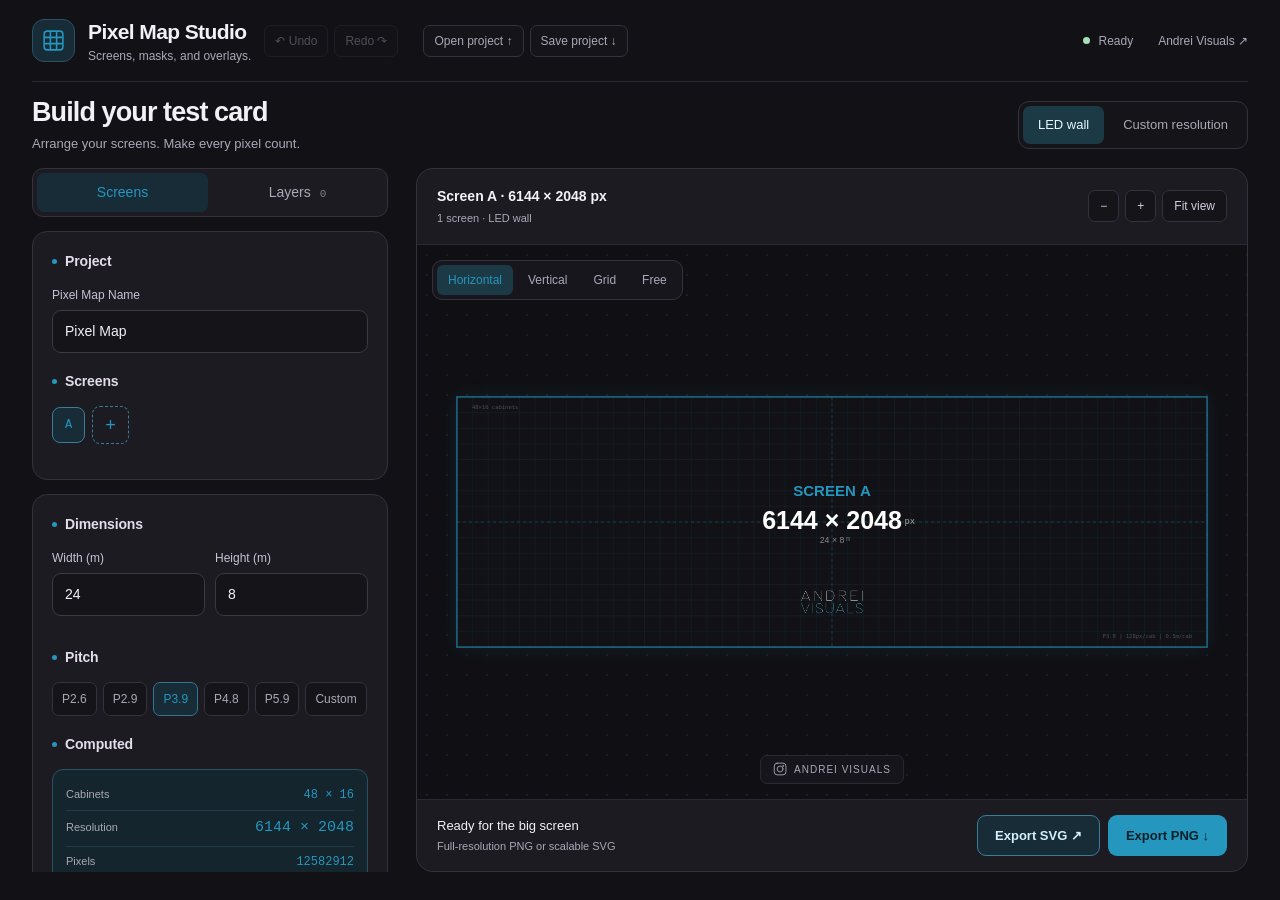
<file: index.html>
<!DOCTYPE html>
<html lang="en">
<head>
<meta charset="UTF-8">
<meta name="viewport" content="width=device-width, initial-scale=1.0">
<meta name="color-scheme" content="dark">
<meta name="theme-color" content="#121216">
<meta name="description" content="Build LED-wall and custom-resolution pixel maps. Arrange screens and export full-resolution PNG and SVG test cards.">
<title>Pixel Map Studio</title>
<link rel="icon" type="image/svg+xml" href="data:image/svg+xml,%3Csvg xmlns='http://www.w3.org/2000/svg' viewBox='0 0 32 32'%3E%3Crect width='32' height='32' rx='6' fill='%230a0a12'/%3E%3Crect x='1' y='1' width='30' height='30' rx='5' fill='none' stroke='%232596be' stroke-width='1.5'/%3E%3Ctext x='16' y='21' text-anchor='middle' font-family='sans-serif' font-weight='700' font-size='14' fill='%232596be'%3EPM%3C/text%3E%3C/svg%3E">
<style>
:root{color-scheme:dark;--ink-0:#121216;--ink-1:#121216;--ink-2:#1b1b21;--ink-3:#141419;--ink-4:#26232e;--line:#34323e;--line-soft:#2b2933;--text-1:#f3f1f8;--text-2:#aaa8b7;--text-3:#8e899d;--accent:#2596be;--accent-dim:#397d97;--accent-glow:#172c36;--danger:#ffacae;--grid-line:#ffffff04;--ok:#a7e0bb;--warn:#ffbf9b;--sans:-apple-system,BlinkMacSystemFont,'Segoe UI',sans-serif;--mono:'SFMono-Regular',Consolas,'Liberation Mono',monospace;--r:9px;--text-muted:var(--text-2)}
*{margin:0;padding:0;box-sizing:border-box}body{background:var(--ink-1);color:var(--text-1);font:14px/1.5 var(--sans);height:100dvh;overflow:hidden}button,input,select{font:inherit}button{cursor:pointer}button,input,select{min-width:0;-webkit-tap-highlight-color:transparent}button:focus-visible,input:focus-visible,select:focus-visible,[role=button]:focus-visible,summary:focus-visible{outline:2px solid var(--accent);outline-offset:3px}input::placeholder{color:var(--text-3)}button{transition:background .15s,border-color .15s,color .15s}button:disabled{opacity:.4;cursor:not-allowed}
.app{max-width:1800px;margin:auto;display:grid;grid-template-columns:360px minmax(0,1fr);grid-template-rows:82px 86px minmax(0,1fr);height:100dvh;padding:0 32px 28px;gap:0 24px}.header{grid-column:1/-1;display:flex;align-items:center;gap:13px;border-bottom:1px solid var(--line-soft)}.header-icon{width:43px;height:43px;display:grid;place-items:center;border:1px solid #285164;border-radius:12px;background:var(--accent-glow);color:var(--accent)}.header-icon svg{width:25px;height:25px;fill:none;stroke:currentColor;stroke-width:1.5}.brand-name{font-size:21px;font-weight:650;letter-spacing:-.6px}.brand-caption{color:var(--text-2);font-size:12px}.status{display:flex;align-items:center;gap:8px;color:var(--text-2);font-size:12px;margin-left:auto}.led{width:7px;height:7px;border-radius:50%;background:var(--ok)}.status.busy .led{background:var(--warn)}.header-credit{color:var(--text-2);text-decoration:none;font-size:12px;margin-left:18px}.header-credit:hover{color:var(--accent)}
.page-heading{grid-column:1/-1;display:flex;align-items:center;justify-content:space-between;gap:20px}.page-heading h1{font-size:27px;font-weight:600;letter-spacing:-.9px;line-height:1.25;margin-bottom:4px}.page-heading p{color:var(--text-2);font-size:13px}.mode-tabs{display:flex;gap:4px;background:var(--ink-3);padding:4px;border:1px solid var(--line);border-radius:11px;flex-shrink:0}.mode-tab{border:0;border-radius:7px;padding:9px 15px;background:transparent;color:var(--text-2);font-size:13px}.mode-tab.active{background:#1c3946;color:#e6f7ff}.mode-tab:hover{color:var(--text-1)}
.controls{overflow:auto;min-height:0;scrollbar-width:thin;scrollbar-color:#285164 transparent;padding-right:4px}.control-card{background:var(--ink-2);border:1px solid var(--line);border-radius:15px;padding:19px;margin-bottom:14px}.section-title{font-size:14px;font-weight:600;letter-spacing:-.15px;margin-bottom:14px;color:#e3ddea;display:flex;align-items:center;gap:8px}.section-title::before{content:'';width:5px;height:5px;background:var(--accent);border-radius:50%}.control-card .section-title:not(:first-child){margin-top:18px}.divider{height:1px;background:var(--line-soft);margin:18px 0}.control-details{padding:0;overflow:hidden}.control-details summary{list-style:none;cursor:pointer;padding:17px 19px;display:flex;align-items:center;justify-content:space-between;gap:8px}.control-details summary::-webkit-details-marker{display:none}.control-details summary::after{content:'+';font-size:18px;color:var(--accent)}.control-details[open] summary::after{content:'−'}.control-details summary .section-title{margin:0}.detail-caption{display:block;font-size:11px;color:var(--text-2);font-weight:400;margin-top:4px}.detail-content{border-top:1px solid var(--line-soft);padding:18px 19px 8px}.form-group{margin-bottom:13px}.form-group label{display:block;font-size:12px;color:#c8c1d4;margin-bottom:6px}.form-row{display:grid;grid-template-columns:minmax(0,1fr) minmax(0,1fr);gap:10px}.form-row-3{display:grid;grid-template-columns:repeat(3,minmax(0,1fr));gap:8px}input,select{width:100%;padding:10px 12px;border:1px solid #3a3944;border-radius:var(--r);background:var(--ink-3);color:var(--text-1);outline:none;font-size:14px;user-select:text}input:hover,select:hover{border-color:#666070}input:focus,select:focus{border-color:var(--accent)}select{cursor:pointer}.pitch-presets{display:flex;flex-wrap:wrap;gap:6px;margin-bottom:13px}.pitch-btn{border:1px solid var(--line);background:var(--ink-3);color:var(--text-2);border-radius:7px;padding:7px 9px;font-size:12px}.pitch-btn.active{border-color:#33758f;background:var(--accent-glow);color:var(--accent)}.pitch-btn:hover{border-color:var(--accent-dim);color:var(--text-1)}.computed-values{background:#14252d;border:1px solid #285164;border-radius:11px;padding:10px 13px}.computed-row{display:flex;justify-content:space-between;gap:12px;padding:6px 0;align-items:baseline}.computed-row+.computed-row{border-top:1px solid #203c49}.computed-label{font-size:11px;color:var(--text-2)}.computed-value{font-family:var(--mono);font-size:12px;color:var(--accent);text-align:right;overflow-wrap:anywhere}.computed-row:nth-child(2) .computed-value{font-size:15px}
.screen-tabs{display:flex;flex-wrap:wrap;gap:7px;align-items:center;margin-bottom:16px}.screen-tab{display:flex;align-items:center;gap:10px;padding:8px 12px;background:var(--ink-3);border:1px solid var(--line);border-radius:8px;font-family:var(--mono);font-size:12px;color:var(--text-2);cursor:pointer}.screen-tab.active{background:var(--accent-glow);border-color:var(--accent-dim);color:var(--accent)}.screen-tab .tc{font-size:17px;color:var(--text-3);line-height:1;padding:0 2px}.screen-tab .tc:hover{color:var(--danger)}.add-btn{padding:9px 12px;line-height:1;border:1px dashed #397d97;border-radius:8px;background:transparent;color:var(--accent);font-size:18px}.add-btn:hover{background:var(--accent-glow)}.color-row{display:flex;gap:10px;align-items:center}.color-swatch{width:34px;height:34px;border:1px solid #397d97;border-radius:8px;cursor:pointer}.color-hex{font-family:var(--mono);font-size:12px;color:var(--text-2);padding:6px 10px;border:1px solid var(--line);border-radius:7px;cursor:pointer;background:var(--ink-3)}.color-swatch:hover,.color-hex:hover{border-color:var(--accent)}.cb{display:flex;gap:9px;align-items:center;margin-bottom:12px}.cb input[type=checkbox]{width:16px;height:16px;accent-color:var(--accent);cursor:pointer}.cb label,.cb span{font-size:13px;color:#d6cedf;cursor:pointer}.slider-row{display:flex;align-items:center;gap:10px;margin-bottom:14px}.slider-row label{font-size:11px;color:var(--text-2);min-width:70px;white-space:nowrap}.slider-row input[type=range]{flex:1;height:18px;padding:0;background:transparent;appearance:none;border:0;cursor:pointer;min-width:0;accent-color:var(--accent)}.slider-row input[type=range]::-webkit-slider-runnable-track{height:4px;background:#285164;border-radius:4px}.slider-row input[type=range]::-webkit-slider-thumb{appearance:none;width:14px;height:14px;border-radius:50%;background:var(--accent);margin-top:-5px}.slider-row input[type=range]::-moz-range-track{height:4px;background:#285164}.slider-row input[type=range]::-moz-range-thumb{border:0;background:var(--accent);width:14px;height:14px}.sv{font-family:var(--mono);color:var(--accent);font-size:11px;min-width:35px;text-align:right}.brand-toggle{display:flex;gap:3px;padding:4px;background:var(--ink-3);border:1px solid var(--line);border-radius:9px;margin-bottom:14px}.brand-toggle button{flex:1;border:0;border-radius:6px;padding:7px;background:transparent;color:var(--text-2);font-size:12px}.brand-toggle button.active{color:var(--accent);background:#1c3946}.logo-area{cursor:pointer;background:var(--ink-3);border:1px dashed #397d97;border-radius:10px;padding:18px;margin-bottom:10px;text-align:center}.logo-area:hover{border-color:var(--accent)}.logo-area.has{border-style:solid;padding:10px}.logo-area .prompt{color:var(--text-2);font-size:12px}.logo-area strong{color:var(--accent)}.logo-prev{display:flex;align-items:center;gap:10px}.logo-prev img{max-width:74px;max-height:40px;object-fit:contain;padding:4px;background:#182d36;border-radius:5px}.logo-prev .info{min-width:0;flex:1;text-align:left}.logo-prev .nm{font-size:11px;white-space:nowrap;overflow:hidden;text-overflow:ellipsis}.rm-btn{background:transparent;border:1px solid #60404c;border-radius:6px;color:var(--danger);padding:4px 8px}.btn-row{display:flex;gap:8px}.btn{display:inline-flex;align-items:center;justify-content:center;gap:8px;border:1px solid transparent;border-radius:9px;padding:10px 17px;font-size:13px;font-weight:600}.btn-p{background:var(--accent);color:#061f29}.btn-p:hover{background:#59b9dc}.btn-s{border-color:#397d97;color:#d1f0fc;background:#172c36}.btn-s:hover{border-color:var(--accent);background:#1e4150}
.workspace{min-width:0;min-height:0;display:grid;grid-template-rows:auto minmax(0,1fr) auto;background:var(--ink-2);border:1px solid var(--line);border-radius:17px;overflow:hidden}.workspace-top{padding:17px 20px;border-bottom:1px solid var(--line-soft);display:flex;align-items:center;justify-content:space-between;gap:12px}.workspace-title{font-size:14px;font-weight:600}.workspace-caption{font-size:11px;color:var(--text-2);margin-top:3px}.workspace-top .canvas-toolbar{display:flex;gap:6px}.canvas-toolbar button{border:1px solid var(--line);color:#d5ccdf;background:var(--ink-3);border-radius:7px;padding:6px 11px;font-size:12px;height:32px}.canvas-toolbar button:hover{border-color:var(--accent-dim);color:var(--accent)}.canvas-area{position:relative;overflow:hidden;background:#101014;min-height:0}.canvas-area::before{content:'';position:absolute;inset:0;background-image:radial-gradient(#2750634a .8px,transparent .8px);background-size:20px 20px;pointer-events:none}.canvas-area canvas{position:absolute;top:0;left:0}.layout-select{position:absolute;top:15px;left:15px;z-index:10;display:flex;gap:4px;padding:4px;background:#19171fed;border:1px solid var(--line);border-radius:10px}.layout-btn{border:0;border-radius:6px;padding:6px 11px;color:var(--text-2);background:transparent;font-size:12px;white-space:nowrap}.layout-btn.active{background:#1c3946;color:var(--accent)}.layout-btn:hover{color:var(--text-1)}.snap-row{position:absolute;top:66px;left:15px;right:15px;z-index:10;display:flex;align-items:center;gap:8px}.snap-btn{background:#182d36;border:1px solid #33758f}.snap-hint{font-size:10px;color:var(--text-2);background:#19171fde;padding:6px 9px;border:1px solid var(--line-soft);border-radius:6px}.screen-highlight{position:absolute;pointer-events:none;opacity:0;z-index:5;box-shadow:0 0 0 1px #2596be88,0 0 16px #2596be20}.screen-highlight.visible{opacity:1}.footer-credit{position:absolute;bottom:15px;left:50%;transform:translateX(-50%);display:flex;align-items:center;gap:7px;z-index:10;text-decoration:none;font-size:10px;letter-spacing:1px;color:var(--text-2);padding:6px 12px;background:#19171fbf;border:1px solid var(--line-soft);border-radius:7px;white-space:nowrap}.footer-credit:hover{color:var(--accent)}.workspace-bottom{border-top:1px solid var(--line-soft);padding:15px 20px;display:flex;justify-content:space-between;align-items:center;gap:15px}.export-label{font-size:13px;font-weight:500}.export-hint{font-size:11px;color:var(--text-2);margin-top:3px}.export-buttons{display:flex;gap:8px;flex-shrink:0}.toast{position:fixed;bottom:24px;left:50%;transform:translate(-50%,12px);background:#18343f;border:1px solid #397d97;color:var(--text-1);border-radius:10px;padding:12px 20px;opacity:0;pointer-events:none;z-index:200;font-size:13px;transition:opacity .2s,transform .2s}.toast.show{opacity:1;transform:translate(-50%,0)}
.cpicker-overlay{position:fixed;inset:0;z-index:999}.cpicker-popup{position:fixed;z-index:1000;width:244px;background:var(--ink-2);border:1px solid #397d97;border-radius:14px;padding:14px;box-shadow:0 16px 48px #0009}.cpicker-sv{width:212px;height:160px;position:relative;cursor:crosshair;margin-bottom:10px;border-radius:7px;overflow:hidden}.cpicker-sv-thumb{width:14px;height:14px;border-radius:50%;border:2px solid white;position:absolute;pointer-events:none;transform:translate(-50%,-50%);box-shadow:0 0 4px #0009}.cpicker-hue{width:212px;height:14px;position:relative;cursor:crosshair;margin-bottom:12px}.cpicker-hue-thumb{width:6px;height:18px;border-radius:3px;border:2px solid white;position:absolute;top:-2px;pointer-events:none;transform:translateX(-50%)}.cpicker-bottom{display:flex;gap:8px;align-items:center}.cpicker-preview{width:30px;height:30px;border-radius:7px;border:1px solid var(--line)}.cpicker-input{flex:1;font-family:var(--mono);font-size:12px;text-transform:uppercase}.cpicker-presets{display:flex;flex-wrap:wrap;gap:5px;margin-top:12px}.cpicker-ps{width:22px;height:22px;border-radius:5px;border:1px solid #ffffff20;cursor:pointer}.cpicker-ps:hover{outline:1px solid white}
@media(min-width:1500px){.app{grid-template-columns:390px minmax(0,1fr);gap:0 28px;padding:0 40px 32px}.control-card{padding:22px}.control-details{padding:0}.detail-content{padding:20px 22px 10px}.control-details summary{padding:18px 22px}}
@media(max-width:1050px){.app{padding:0 20px 20px;gap:0 18px;grid-template-columns:320px minmax(0,1fr)}.page-heading h1{font-size:24px}.page-heading p{font-size:12px}.header-credit{display:none}.workspace-bottom{flex-wrap:wrap}.export-buttons{width:100%}.export-buttons button{flex:1}.snap-hint{display:none}.layout-btn{padding:6px 9px;font-size:11px}.workspace-top{padding:15px}.workspace-caption{font-size:10px}.control-card{padding:16px}.control-details{padding:0}}
@media(max-width:760px){body{height:auto;overflow:auto}.app{height:auto;display:flex;flex-direction:column;padding:0 16px 22px;gap:18px}.header{min-height:78px;gap:11px}.brand-name{font-size:18px}.brand-caption{font-size:11px}.status{font-size:11px}.page-heading{align-items:flex-start;flex-direction:column;gap:16px}.page-heading h1{font-size:26px}.mode-tabs{width:100%}.mode-tab{flex:1;font-size:13px}.workspace{order:2;min-height:450px;grid-template-rows:auto 320px auto}.controls{order:3;overflow:visible;padding:0}.workspace-top{flex-wrap:wrap;gap:10px}.workspace-bottom{padding:14px;gap:10px}.workspace-caption{font-size:11px}.workspace-top .canvas-toolbar{margin-left:auto}.canvas-toolbar button{padding:5px 9px}.layout-select{left:10px;top:10px;max-width:calc(100% - 20px)}.layout-btn{padding:6px 10px}.snap-row{top:60px;left:10px}.footer-credit{font-size:9px;bottom:10px}.control-card{padding:20px}.control-details{padding:0}.detail-content{padding:18px 20px 8px}.control-details summary{padding:17px 20px}.export-label{font-size:12px}.export-hint{font-size:10px}.btn{font-size:12px;padding:10px 12px}}
@media(max-width:360px){.app{padding:0 10px 18px}.brand-name{font-size:16px}.status{font-size:10px}.layout-btn{padding:6px 7px}.workspace-top{padding:12px}.workspace-title{font-size:13px}.canvas-toolbar button{font-size:11px}.control-card{padding:17px}.control-details{padding:0}}
@media(prefers-reduced-motion:reduce){*{transition:none!important;animation:none!important}}

</style>
<link rel="stylesheet" href="studio.css">
</head>
<body>
<div class="app">
  <header class="header">
    <div class="header-icon" aria-hidden="true"><svg viewBox="0 0 24 24"><rect x="3" y="3" width="18" height="18" rx="3"/><path d="M9 3v18M15 3v18M3 9h18M3 15h18"/></svg></div>
    <div><div class="brand-name">Pixel Map Studio</div><div class="brand-caption">Screens, masks, and overlays.</div></div>
    <div class="status" id="sysStatus" role="status"><span class="led"></span><span id="sysStatusLabel">Ready</span></div>
    <a class="header-credit" href="https://www.instagram.com/andreivisuals/" target="_blank" rel="noopener">Andrei Visuals ↗</a>
  </header>
  <div class="page-heading">
    <div><h1>Build your test card</h1><p>Arrange your screens. Make every pixel count.</p></div>
    <div class="mode-tabs" aria-label="Map type">
      <button class="mode-tab active" id="modeLED" onclick="setMode('led')" aria-pressed="true">LED wall</button>
      <button class="mode-tab" id="modeCustom" onclick="setMode('custom')" aria-pressed="false">Custom resolution</button>
    </div>
  </div>
  <aside class="controls" aria-label="Design controls">
    <div class="edit-tabs" aria-label="Editing tools"><button id="editScreens" class="active" onclick="setEditor('screens')" aria-pressed="true">Screens</button><button id="editLayers" onclick="setEditor('layers')" aria-pressed="false">Layers <span id="layerCount">0</span></button></div>
    <div id="panel" aria-label="Screen settings"></div>
    <div id="layerPanel" hidden aria-label="Layer settings"></div>
  </aside>
  <section class="workspace" aria-label="Pixel map preview">
    <div class="workspace-top">
      <div><div class="workspace-title" id="workspaceTitle">Live preview</div><div class="workspace-caption" id="workspaceCount">1 screen · LED wall</div></div>
      <div class="canvas-toolbar" aria-label="Preview zoom">
        <button onclick="zoomOut()" aria-label="Zoom out">−</button><button onclick="zoomIn()" aria-label="Zoom in">+</button><button onclick="zoomFit()">Fit view</button>
      </div>
    </div>
  <div class="canvas-area" id="canvasArea">
    <div class="layout-select" id="ledLayoutSelect">
      <button class="layout-btn active" data-layout="horizontal" onclick="autoLayout('horizontal')">Horizontal</button>
      <button class="layout-btn" data-layout="vertical" onclick="autoLayout('vertical')">Vertical</button>
      <button class="layout-btn" data-layout="grid" onclick="autoLayout('grid')">Grid</button>
      <button class="layout-btn" data-layout="free" onclick="setFreeLayout()">Free</button>
    </div>
    <div class="layout-select" id="customLayoutSelect" style="display:none">
      <button class="layout-btn active" data-clayout="auto" onclick="cSetLayout('auto')">Auto</button>
      <button class="layout-btn" data-clayout="free" onclick="cSetLayout('free')">Free</button>
    </div>
    <div class="snap-row" id="snapRow" style="display:none">
      <button class="layout-btn snap-btn active" id="snapBtn" onclick="toggleSnap()" title="Snap to 0.5m grid (hold Shift to temporarily enable/disable)">Snap On</button>
      <span class="snap-hint" id="snapHint">Hold Shift to toggle snap | Right-drag to rotate (Shift: snap 45°)</span>
    </div>
    <canvas id="mainCanvas" aria-label="Pixel map workspace"></canvas>
    <div class="screen-highlight" id="screenHL"></div><div class="layer-highlight" id="layerHL" hidden></div>
    <a class="footer-credit" href="https://www.instagram.com/andreivisuals/" target="_blank" rel="noopener">
      <svg width="14" height="14" viewBox="0 0 24 24" fill="none" stroke="currentColor" stroke-width="1.5" stroke-linecap="round" stroke-linejoin="round"><rect x="2" y="2" width="20" height="20" rx="5"/><circle cx="12" cy="12" r="5"/><circle cx="17.5" cy="6.5" r="1.5" fill="currentColor" stroke="none"/></svg>
      ANDREI VISUALS
    </a>
  </div>
    <div class="workspace-bottom">
      <div><div class="export-label">Ready for the big screen</div><div class="export-hint">Full-resolution PNG or scalable SVG</div></div>
      <div class="export-buttons"><button class="btn btn-s" onclick="appMode==='led'?exportSVG():cExportSVG()">Export SVG ↗</button><button class="btn btn-p" onclick="appMode==='led'?exportPNG():cExportPNG()">Export PNG ↓</button></div>
    </div>
  </section>
</div>
<div class="toast" role="status" id="toast"></div>

<script>
const LABELS='ABCDEFGHIJKLMNOPQRSTUVWXYZ';
const DEFAULT_LOGO_URL='images/logo.png';
const PP={'2.6':{res:192,cab:.5},'2.9':{res:168,cab:.5},'3.9':{res:128,cab:.5},'4.8':{res:104,cab:.5},'5.9':{res:84,cab:.5}};

let appMode='led'; // 'led' or 'custom'
let pixelMapName='Pixel Map';
let defaultLogoImg=null;
// Preload default logo
let defaultLogoDataURL=null;
let logoLoaded=false;
(function(){
  const img=new Image();
  img.onload=function(){
    defaultLogoImg=img;
    logoLoaded=true;
    // Convert to dataURL for SVG export
    if(DEFAULT_LOGO_URL.startsWith('data:image/'))defaultLogoDataURL=DEFAULT_LOGO_URL;
    else{const c=document.createElement('canvas');
      c.width=img.naturalWidth;c.height=img.naturalHeight;
      c.getContext('2d').drawImage(img,0,0);
      try{defaultLogoDataURL=c.toDataURL('image/png');}catch(e){}
    }
    // Update any screens that were created before logo loaded
    screens.forEach(s=>{if(!s.logoImg&&s.brandMode==='logo'){s.logoImg=img;s.logoDataURL=defaultLogoDataURL||DEFAULT_LOGO_URL;}});
    customScreens.forEach(s=>{if(!s.logoImg&&s.brandMode==='logo'){s.logoImg=img;s.logoDataURL=defaultLogoDataURL||DEFAULT_LOGO_URL;}});
    redraw();
  };
  img.src=DEFAULT_LOGO_URL;
})();

// Custom resolution screens
function mkCustomScreen(i){
  return {
    id:Date.now()+i, resW:1920, resH:1080, name:LABELS[i]||'',
    bgColor:'#121216', accentColor:'#2596be', gridColor:'#2596be', crosshairColor:'#2596be', borderColor:'#2596be',
    resTextColor:'#ffffff', dimTextColor:'#ffffff',
    resTextOpacity:100, dimTextOpacity:50,
    gridOpacity:15, crosshairOpacity:30,
    gridDensity:16,
    showGrid:false, showBorder:true, showCrosshair:true,
    borderWidth:6, labelMode:'auto', screenLabel:LABELS[i]||'',
    brandName:'ANDREI VISUALS', brandMode:'logo',
    logoImg:defaultLogoImg, logoDataURL:defaultLogoDataURL||DEFAULT_LOGO_URL, logoFileName:'Default Logo', logoScale:15, logoX:50, logoY:82,
    posX:0, posY:0, rotation:0
  };
}
let customScreens=[mkCustomScreen(0)];
let customActiveIdx=0;

function mkScreen(i){
  return {
    id:Date.now()+i, widthM:24, heightM:8, pitchRes:128, cabinetSize:.5, pitchLabel:'P3.9',
    bgColor:"#121216", accentColor:"#2596be", gridColor:"#2596be", crosshairColor:"#2596be", borderColor:"#2596be",
    resTextColor:"#ffffff", dimTextColor:"#ffffff",
    resTextOpacity:100, dimTextOpacity:50, gridOpacity:15,
    showGrid:true, showBorder:true, showCrosshair:true,
    borderWidth:6, labelMode:'auto', screenLabel:LABELS[i]||'',
    brandName:'ANDREI VISUALS', brandMode:'logo',
    logoImg:defaultLogoImg, logoDataURL:defaultLogoDataURL||DEFAULT_LOGO_URL, logoFileName:'Default Logo', logoScale:15, logoX:50, logoY:82,
    // position on master canvas in METERS
    posX:0, posY:0, rotation:0
  };
}

let screens=[mkScreen(0)];
let activeIdx=0;
let layoutMode='horizontal';
let cLayoutMode='auto'; // custom tab: 'auto' | 'free'
let zoom=1, panX=40, panY=40;
let dragging=null, dragOff={x:0,y:0};
let isPanning=false, panStart={x:0,y:0}, panStartOff={x:0,y:0};
let snapEnabled=true;
let shiftHeld=false;
Object.defineProperty(window,'isSnapping',{get:()=>shiftHeld?!snapEnabled:snapEnabled});

document.addEventListener('keydown',e=>{
  if(e.key==='Shift'&&!shiftHeld){
    shiftHeld=true;
    updateSnapBtn();
  }
});
document.addEventListener('keyup',e=>{
  if(e.key==='Shift'){
    shiftHeld=false;
    updateSnapBtn();
  }
});

const S=()=>screens[activeIdx];
const gRes=(s)=>{const cw=Math.round(s.widthM/s.cabinetSize),ch=Math.round(s.heightM/s.cabinetSize);return{cabW:cw,cabH:ch,resW:cw*s.pitchRes,resH:ch*s.pitchRes};};
const gcd=(a,b)=>{a=Math.abs(Math.round(a));b=Math.abs(Math.round(b));while(b){[a,b]=[b,a%b];}return a;};
const hx=(hex,a)=>`rgba(${parseInt(hex.slice(1,3),16)},${parseInt(hex.slice(3,5),16)},${parseInt(hex.slice(5,7),16)},${a})`;
const esc=(s)=>s.replace(/&/g,'&amp;').replace(/</g,'&lt;').replace(/>/g,'&gt;').replace(/"/g,'&quot;');
const getLabel=(s,i)=>s.labelMode==='none'?'':s.labelMode==='custom'?s.screenLabel:LABELS[i]||'';

// Pixels per meter for canvas display
const PPM = 40; // 40px per meter at zoom=1

function autoLayout(mode){
  layoutMode=mode;
  document.querySelectorAll('#ledLayoutSelect .layout-btn').forEach(b=>b.classList.toggle('active',b.dataset.layout===mode));
  updateSnapRowVisibility();
  let x=0,y=0,maxH=0,col=0;
  const gap=0; // no gap between screens
  const cols=Math.ceil(Math.sqrt(screens.length));
  screens.forEach((s,i)=>{
    s.rotation=0; // Reset rotation in auto layouts
    if(mode==='horizontal'){s.posX=x;s.posY=0;x+=s.widthM+gap;}
    else if(mode==='vertical'){s.posX=0;s.posY=y;y+=s.heightM+gap;}
    else if(mode==='grid'){
      s.posX=x;s.posY=y;
      maxH=Math.max(maxH,s.heightM);
      col++;
      if(col>=cols){col=0;x=0;y+=maxH+gap;maxH=0;}
      else{x+=s.widthM+gap;}
    }
  });
  zoomFit();
  drawAll();
}

// ═══ SHARED GEOMETRY HELPERS (work for both LED and Custom screens) ═══
// Screen size in meters — LED screens use physical size, custom screens map px→m via PPM
function sDimsM(s){
  if(s.widthM!==undefined) return{w:s.widthM,h:s.heightM};
  return{w:s.resW/PPM,h:s.resH/PPM};
}

// Screen rect in canvas coordinates
function sRectCanvas(s){
  const d=sDimsM(s);
  const p=mToCanvas(s.posX,s.posY);
  return{x:p.x,y:p.y,w:d.w*PPM*zoom,h:d.h*PPM*zoom};
}

// Axis-aligned bounding box in meters, accounting for rotation
function getScreenBBox(s){
  const d=sDimsM(s);
  const cx=s.posX+d.w/2, cy=s.posY+d.h/2;
  const rad=(s.rotation||0)*Math.PI/180;
  const hw=d.w/2, hh=d.h/2;
  const corners=[[-hw,-hh],[hw,-hh],[hw,hh],[-hw,hh]];
  let minX=Infinity,minY=Infinity,maxX=-Infinity,maxY=-Infinity;
  corners.forEach(([lx,ly])=>{
    const rx=lx*Math.cos(rad)-ly*Math.sin(rad)+cx;
    const ry=lx*Math.sin(rad)+ly*Math.cos(rad)+cy;
    minX=Math.min(minX,rx);minY=Math.min(minY,ry);
    maxX=Math.max(maxX,rx);maxY=Math.max(maxY,ry);
  });
  return{minX,minY,maxX,maxY};
}

// Apply rotation transform around a rect's center on a 2d context
function applyRot(ctx,s,x,y,w,h){
  if(!s.rotation) return;
  const rcx=x+w/2, rcy=y+h/2;
  ctx.translate(rcx,rcy);
  ctx.rotate(s.rotation*Math.PI/180);
  ctx.translate(-rcx,-rcy);
}

// Active screen list + free-mode check for the current app mode
function curList(){return appMode==='custom'?customScreens:screens;}
function isFreeMode(){return appMode==='custom'?cLayoutMode==='free':layoutMode==='free';}

// Edge snapping: magnetically align a dragged screen to other screens' edges,
// so stacked/adjacent screens sit flush with zero gap. Falls back to grid snap.
// Custom mode grid = whole pixels; LED grid = 0.5m.
function edgeSnap(s,x,y,list,dragIdx){
  const d=sDimsM(s);
  const thresh=10/(PPM*zoom); // ~10 canvas px magnet range, in meters
  let bestX=null,bestY=null,bdx=thresh,bdy=thresh;
  list.forEach((o,i)=>{
    if(i===dragIdx)return;
    const od=sDimsM(o);
    // Candidate X positions: flush right-of, flush left-of, left-aligned, right-aligned
    [o.posX+od.w, o.posX-d.w, o.posX, o.posX+od.w-d.w].forEach(cx=>{
      const dist=Math.abs(x-cx);
      if(dist<bdx){bdx=dist;bestX=cx;}
    });
    // Candidate Y positions: flush below, flush above, top-aligned, bottom-aligned
    [o.posY+od.h, o.posY-d.h, o.posY, o.posY+od.h-d.h].forEach(cy=>{
      const dist=Math.abs(y-cy);
      if(dist<bdy){bdy=dist;bestY=cy;}
    });
  });
  // Grid fallback where no edge captured
  if(bestX===null)bestX=appMode==='custom'?Math.round(x*PPM)/PPM:Math.round(x*2)/2;
  if(bestY===null)bestY=appMode==='custom'?Math.round(y*PPM)/PPM:Math.round(y*2)/2;
  return{x:bestX,y:bestY};
}

function setFreeLayout(){
  layoutMode='free';
  document.querySelectorAll('#ledLayoutSelect .layout-btn').forEach(b=>b.classList.toggle('active',b.dataset.layout==='free'));
  updateSnapRowVisibility();
}

function toggleSnap(){
  snapEnabled=!snapEnabled;
  updateSnapBtn();
}
function updateSnapBtn(){
  const btn=document.getElementById('snapBtn');
  const effective=isSnapping;
  if(btn){
    btn.classList.toggle('active',effective);
    btn.textContent=effective?'Snap On':'Snap Off';
  }
  const hint=document.getElementById('snapHint');
  if(hint) hint.textContent=shiftHeld?'⇧ Shift held — snap position + rotation':'Hold Shift to toggle snap | Right-drag to rotate';
}

// ─── CONTROLS ───
function renderPanel(){
  const s=S();
  const{cabW,cabH,resW,resH}=gRes(s);
  const g=gcd(resW,resH);
  let h='';

  // Pixel Map Name
  h+=`<div class="section-title">Project</div>`;
  h+=`<div class="form-group"><label>Pixel Map Name</label><input type="text" id="iMapName" value="${esc(pixelMapName)}" placeholder="Pixel Map"></div>`;

  // Tabs
  h+=`<div class="section-title">Screens</div><div class="screen-tabs">`;
  screens.forEach((sc,i)=>{
    const lab=getLabel(sc,i)||`#${i+1}`;
    h+=`<div class="screen-tab ${i===activeIdx?'active':''}" onclick="switchScreen(${i})"><span>${lab}</span>${screens.length>1?`<span class="tc" onclick="event.stopPropagation();removeScreen(${i})">×</span>`:''}</div>`;
  });
  h+=`<button class="add-btn" onclick="addScreen()">+</button></div>`;

  // Dims
  h+=`<div class="section-title">Dimensions</div>`;
  h+=`<div class="form-row"><div class="form-group"><label>Width (m)</label><input type="text" id="iW" value="${s.widthM}" inputmode="decimal"></div><div class="form-group"><label>Height (m)</label><input type="text" id="iH" value="${s.heightM}" inputmode="decimal"></div></div>`;
  h+=`<div class="dim-error" id="dimError" style="display:none;color:#ff6b6b;font-size:10px;margin-top:4px;padding:6px 8px;background:rgba(255,107,107,.08);border:1px solid rgba(255,107,107,.2);border-radius:5px;"></div>`;

  // Pitch
  h+=`<div class="section-title">Pitch</div><div class="pitch-presets">`;
  Object.keys(PP).forEach(k=>{h+=`<button class="pitch-btn ${s.pitchLabel==='P'+k?'active':''}" onclick="setPitch('${k}')">P${k}</button>`;});
  h+=`<button class="pitch-btn ${s.pitchLabel==='Custom'?'active':''}" onclick="setPitch('custom')">Custom</button></div>`;
  if(s.pitchLabel==='Custom') h+=`<div class="form-row"><div class="form-group"><label>Cab Res (px)</label><input type="number" id="iCR" value="${s.pitchRes}" min="1"></div><div class="form-group"><label>Cab Size (m)</label><input type="number" id="iCS" value="${s.cabinetSize}" step="0.01" min="0.1"></div></div>`;

  // Computed
  h+=`<div class="divider"></div><div class="section-title">Computed</div><div class="computed-values">
    <div class="computed-row"><span class="computed-label">Cabinets</span><span class="computed-value">${cabW} × ${cabH}</span></div>
    <div class="computed-row"><span class="computed-label">Resolution</span><span class="computed-value">${resW} × ${resH}</span></div>
    <div class="computed-row"><span class="computed-label">Pixels</span><span class="computed-value">${(resW*resH)}</span></div>
    <div class="computed-row"><span class="computed-label">Ratio</span><span class="computed-value">${resW/g}:${resH/g}</span></div></div>`;

  // Colors
  h+=`<div class="divider"></div><div class="section-title">Colors</div>`;
  h+=colorPicker('Background','bgColor',s.bgColor);
  h+=colorPicker('Accent','accentColor',s.accentColor);
  h+=colorPicker('Border','borderColor',s.borderColor);
  h+=colorPicker('Grid','gridColor',s.gridColor);
  h+=colorPicker('Crosshair','crosshairColor',s.crosshairColor);

  // Text
  h+=`<div class="divider"></div><div class="section-title">Text</div>`;
  h+=colorPicker('Resolution Color','resTextColor',s.resTextColor);
  h+=slider('Res Opacity','iResOp',0,100,s.resTextOpacity,'%');
  h+=colorPicker('Dimensions Color','dimTextColor',s.dimTextColor);
  h+=slider('Dim Opacity','iDimOp',0,100,s.dimTextOpacity,'%');

  // Appearance
  h+=`<div class="divider"></div><div class="section-title">Elements</div>`;
  h+=`<div class="form-group"><label>Screen Label</label><select id="iLabel">
    <option value="auto" ${s.labelMode==='auto'?'selected':''}>Auto (A, B, C...)</option>
    <option value="custom" ${s.labelMode==='custom'?'selected':''}>Custom</option>
    <option value="none" ${s.labelMode==='none'?'selected':''}>None</option></select></div>`;
  if(s.labelMode==='custom') h+=`<div class="form-group"><label>Custom Label</label><input type="text" id="iLabelTxt" value="${esc(s.screenLabel)}" maxlength="10"></div>`;

  h+=`<div class="cb"><input type="checkbox" id="iGrid" ${s.showGrid?'checked':''}><span>Grid</span></div>`;
  if(s.showGrid) h+=slider('Grid Opacity','iGridOp',1,100,s.gridOpacity,'%');
  h+=`<div class="cb"><input type="checkbox" id="iBorder" ${s.showBorder?'checked':''}><span>Border</span></div>`;
  if(s.showBorder) h+=slider('Border W','iBW',1,40,s.borderWidth,'px');
  h+=`<div class="cb"><input type="checkbox" id="iCross" ${s.showCrosshair?'checked':''}><span>Crosshair</span></div>`;

  // Show rotation info in free mode (read-only)
  if(layoutMode==='free'&&s.rotation){
    h+=`<div style="font-size:10px;color:var(--text-muted);margin-top:4px;font-family:Consolas,monospace">Rotation: ${s.rotation}° <span style="opacity:.5">(right-drag to rotate)</span></div>`;
  }

  // Branding
  h+=`<div class="divider"></div><div class="section-title">Branding</div>`;
  h+=`<div class="brand-toggle">
    <button class="${s.brandMode==='text'?'active':''}" onclick="setBM('text')">Text</button>
    <button class="${s.brandMode==='logo'?'active':''}" onclick="setBM('logo')">Logo</button>
    <button class="${s.brandMode==='both'?'active':''}" onclick="setBM('both')">Both</button>
    <button class="${s.brandMode==='none'?'active':''}" onclick="setBM('none')">None</button></div>`;

  if(s.brandMode==='text'||s.brandMode==='both')
    h+=`<div class="form-group"><label>Brand Name</label><input type="text" id="iBrand" value="${esc(s.brandName)}" placeholder="Company"></div>`;

  if(s.brandMode==='logo'||s.brandMode==='both'){
    h+=`<div class="form-group"><label>Logo</label>
      <div class="logo-area ${s.logoImg?'has':''}" id="logoArea">
        <div class="prompt" style="${s.logoImg?'display:none':''}">Drop or <strong>click</strong> to upload</div>
        <div class="logo-prev" style="${s.logoImg?'display:flex':'display:none'}" id="logoPrev">
          <img id="logoImg" src="${s.logoDataURL||''}" alt="">
          <div class="info"><div class="nm">${s.logoFileName||''}</div></div>
          <button class="rm-btn" onclick="event.stopPropagation();rmLogo()">×</button>
        </div>
      </div>
      <input type="file" id="logoFile" accept="image/*" style="display:none"></div>`;
    if(s.logoImg){
      h+=slider('Scale','iLS',5,60,s.logoScale,'%');
      h+=slider('Logo X','iLX',0,100,s.logoX,'%');
      h+=slider('Logo Y','iLY',10,95,s.logoY,'%');
    }
  }

  // Export
  h+=`<div class="divider"></div><div class="section-title">Export</div>`;
  h+=`<div class="btn-row"><button class="btn btn-p" onclick="exportPNG()">⬇ PNG</button><button class="btn btn-s" onclick="exportSVG()">⬇ SVG</button></div>`;

  document.getElementById('panel').innerHTML=h;
  enhancePanel();
  bind();
}

function colorPicker(label,id,val){
  return `<div class="form-group"><label>${label}</label><div class="color-row"><div class="color-swatch" id="${id}Swatch" style="background:${val}" onclick="openPicker('${id}',this)"></div><span class="color-hex" id="${id}Hex" onclick="openPicker('${id}',document.getElementById('${id}Swatch'))">${val}</span></div></div>`;
}

function slider(label,id,min,max,val,unit){
  return `<div class="slider-row"><label>${label}</label><input type="range" id="${id}" min="${min}" max="${max}" value="${val}"><span class="sv" id="${id}V">${val}${unit}</span></div>`;
}

function validateDim(el, which){
  const s=S();
  const val=parseFloat(el.value);
  const errEl=document.getElementById('dimError');
  if(isNaN(val)||val<=0){
    errEl.style.display='block';errEl.textContent='Please enter a valid positive number.';
    el.style.borderColor='#ff6b6b';
    return;
  }
  const remainder=Math.abs((val*10)%5);
  if(remainder>0.01&&remainder<4.99){
    errEl.style.display='block';errEl.textContent=`Size must be in 0.5m steps (e.g. ${Math.floor(val*2)/2} or ${Math.ceil(val*2)/2})`;
    el.style.borderColor='#ff6b6b';
    return;
  }
  errEl.style.display='none';
  el.style.borderColor='';
  if(which==='width') s.widthM=val; else s.heightM=val;
  if(layoutMode!=='free')autoLayout(layoutMode); else drawAll();
  // Update computed values without full re-render to keep focus
  const{cabW,cabH,resW,resH}=gRes(s);
  const g=gcd(resW,resH);
  const cv=document.querySelector('.computed-values');
  if(cv) cv.innerHTML=`
    <div class="computed-row"><span class="computed-label">Cabinets</span><span class="computed-value">${cabW} × ${cabH}</span></div>
    <div class="computed-row"><span class="computed-label">Resolution</span><span class="computed-value">${resW} × ${resH}</span></div>
    <div class="computed-row"><span class="computed-label">Pixels</span><span class="computed-value">${(resW*resH)}</span></div>
    <div class="computed-row"><span class="computed-label">Ratio</span><span class="computed-value">${resW/g}:${resH/g}</span></div>`;
}

function bind(){
  const s=S();
  const on=(id,ev,fn)=>{const el=document.getElementById(id);if(el)el.addEventListener(ev,fn);};

  on('iMapName','input',e=>{pixelMapName=e.target.value||'Pixel Map';});
  on('iW','input',e=>{validateDim(e.target,'width');});
  on('iH','input',e=>{validateDim(e.target,'height');});
  on('iCR','input',e=>{s.pitchRes=parseInt(e.target.value)||128;renderPanel();drawAll();});
  on('iCS','input',e=>{s.cabinetSize=parseFloat(e.target.value)||.5;renderPanel();drawAll();});

  // Colors handled by custom picker

  // Text opacity
  on('iResOp','input',e=>{s.resTextOpacity=parseInt(e.target.value);document.getElementById('iResOpV').textContent=e.target.value+'%';drawAll();});
  on('iDimOp','input',e=>{s.dimTextOpacity=parseInt(e.target.value);document.getElementById('iDimOpV').textContent=e.target.value+'%';drawAll();});

  on('iGrid','change',e=>{s.showGrid=e.target.checked;renderPanel();drawAll();});
  on('iGridOp','input',e=>{s.gridOpacity=parseInt(e.target.value);document.getElementById('iGridOpV').textContent=e.target.value+'%';drawAll();});
  on('iBorder','change',e=>{s.showBorder=e.target.checked;renderPanel();drawAll();});
  on('iCross','change',e=>{s.showCrosshair=e.target.checked;drawAll();});
  on('iBW','input',e=>{s.borderWidth=parseInt(e.target.value);document.getElementById('iBWV').textContent=e.target.value+'px';drawAll();});

  on('iLabel','change',e=>{s.labelMode=e.target.value;if(e.target.value==='custom')s.screenLabel='A';renderPanel();drawAll();});
  on('iLabelTxt','input',e=>{s.screenLabel=e.target.value;drawAll();});
  on('iBrand','input',e=>{s.brandName=e.target.value;drawAll();});

  on('iLS','input',e=>{s.logoScale=parseInt(e.target.value);document.getElementById('iLSV').textContent=e.target.value+'%';drawAll();});
  on('iLX','input',e=>{s.logoX=parseInt(e.target.value);document.getElementById('iLXV').textContent=e.target.value+'%';drawAll();});
  on('iLY','input',e=>{s.logoY=parseInt(e.target.value);document.getElementById('iLYV').textContent=e.target.value+'%';drawAll();});

  const la=document.getElementById('logoArea'), lf=document.getElementById('logoFile');
  if(la){
    la.onclick=()=>lf?.click();
    la.addEventListener('dragover',e=>{e.preventDefault();la.style.borderColor='var(--accent)';});
    la.addEventListener('dragleave',()=>la.style.borderColor='');
    la.addEventListener('drop',e=>{e.preventDefault();la.style.borderColor='';const f=e.dataTransfer.files[0];if(f&&f.type.startsWith('image/'))loadLogo(f);});
  }
  if(lf) lf.onchange=e=>{if(e.target.files[0])loadLogo(e.target.files[0]);};
}

function loadLogo(file){
  const s=S(), r=new FileReader();
  r.onload=function(e){
    const img=new Image();
    img.onload=function(){s.logoImg=img;s.logoDataURL=e.target.result;s.logoFileName=file.name;renderPanel();drawAll();commitHistory();};
    img.src=e.target.result;
  };
  r.readAsDataURL(file);
}
function rmLogo(){const s=S();s.logoImg=null;s.logoDataURL=null;s.logoFileName='';renderPanel();drawAll();}
function setPitch(k){const s=S();if(k==='custom'){s.pitchLabel='Custom';}else{s.pitchRes=PP[k].res;s.cabinetSize=PP[k].cab;s.pitchLabel='P'+k;}if(layoutMode!=='free')autoLayout(layoutMode);renderPanel();drawAll();}
function setBM(m){S().brandMode=m;renderPanel();drawAll();}
function switchScreen(i){activeIdx=i;renderPanel();drawAll();}
function addScreen(){const ns=mkScreen(screens.length);screens.push(ns);activeIdx=screens.length-1;if(layoutMode!=='free')autoLayout(layoutMode);renderPanel();drawAll();}
function removeScreen(i){if(screens.length<=1)return;screens.splice(i,1);if(activeIdx>=screens.length)activeIdx=screens.length-1;if(layoutMode!=='free')autoLayout(layoutMode);renderPanel();drawAll();}

// ─── CANVAS ───
const canvas=document.getElementById('mainCanvas');
const ctx=canvas.getContext('2d');
const area=document.getElementById('canvasArea');

function resizeCanvas(){
  canvas.width=area.clientWidth;
  canvas.height=area.clientHeight;
  if(appMode==='custom') drawCustomAll(); else drawAll();
}
window.addEventListener('resize',resizeCanvas);

function mToCanvas(mx,my){return{x:mx*PPM*zoom+panX,y:my*PPM*zoom+panY};}
function canvasToM(cx,cy){return{x:(cx-panX)/(PPM*zoom),y:(cy-panY)/(PPM*zoom)};}

function drawAll(){
  ctx.clearRect(0,0,canvas.width,canvas.height);
  screens.forEach((s,i)=>drawScreen(s,i));
  // Total resolution overlay when multiple screens
  if(screens.length>1){
    let allMinX=Infinity,allMinY=Infinity,allMaxX=-Infinity,allMaxY=-Infinity;
    screens.forEach(s=>{
      const bb=getScreenBBox(s);
      allMinX=Math.min(allMinX,bb.minX);allMinY=Math.min(allMinY,bb.minY);
      allMaxX=Math.max(allMaxX,bb.maxX);allMaxY=Math.max(allMaxY,bb.maxY);
    });
    const refDensity=gRes(screens[0]).resW/screens[0].widthM;
    const totalResX=Math.round((allMaxX-allMinX)*refDensity);
    const totalResY=Math.round((allMaxY-allMinY)*refDensity);
    // Draw inside first screen (rotated with it)
    const fs0=screens[0];
    const p=mToCanvas(fs0.posX,fs0.posY);
    const w=fs0.widthM*PPM*zoom, h=fs0.heightM*PPM*zoom;
    const is=Math.min(w,h)*.022;
    if(is>3){
      ctx.save();
      if(fs0.rotation){
        const rcx=p.x+w/2, rcy=p.y+h/2;
        ctx.translate(rcx,rcy);
        ctx.rotate(fs0.rotation*Math.PI/180);
        ctx.translate(-rcx,-rcy);
      }
      ctx.font=`${is}px Consolas,monospace`;
      ctx.fillStyle=hx('#ffffff',.25);
      ctx.textAlign='left';ctx.textBaseline='top';
      ctx.textAlign='right';
      ctx.fillText(`Total ${totalResX} × ${totalResY} px`,p.x+w*.98,p.y+h*.03);
      ctx.restore();
    }
  }
  updateHighlight();
  updateWorkspaceReadout();
}

function drawScreen(s,idx){
  const{cabW,cabH,resW,resH}=gRes(s);
  const p=mToCanvas(s.posX,s.posY);
  const w=s.widthM*PPM*zoom, h=s.heightM*PPM*zoom;
  const sx=w/resW, sy=h/resH;

  ctx.save();
  applyRot(ctx,s,p.x,p.y,w,h);

  // BG
  ctx.fillStyle=s.bgColor;
  ctx.fillRect(p.x,p.y,w,h);

  // Grid
  if(s.showGrid){
    ctx.strokeStyle=hx(s.gridColor,s.gridOpacity/100);
    ctx.lineWidth=Math.max(.5,sx*1.5);
    for(let i=0;i<=cabW;i++){const x=p.x+i*s.pitchRes*sx;ctx.beginPath();ctx.moveTo(x,p.y);ctx.lineTo(x,p.y+h);ctx.stroke();}
    for(let j=0;j<=cabH;j++){const y=p.y+j*s.pitchRes*sy;ctx.beginPath();ctx.moveTo(p.x,y);ctx.lineTo(p.x+w,y);ctx.stroke();}
  }

  // Border
  if(s.showBorder){
    const bw=s.borderWidth*sx;
    ctx.strokeStyle=hx(s.borderColor,.6);
    ctx.lineWidth=bw;
    ctx.strokeRect(p.x+bw/2,p.y+bw/2,w-bw,h-bw);
  }

  // Crosshair — dashed lines only
  if(s.showCrosshair){
    const cx=p.x+w/2,cy=p.y+h/2;
    ctx.strokeStyle=hx(s.crosshairColor,.3);
    ctx.lineWidth=Math.max(1,sx*2);
    ctx.setLineDash([Math.max(3,sx*6),Math.max(3,sx*6)]);
    ctx.beginPath();ctx.moveTo(cx,p.y);ctx.lineTo(cx,p.y+h);ctx.stroke();
    ctx.beginPath();ctx.moveTo(p.x,cy);ctx.lineTo(p.x+w,cy);ctx.stroke();
    ctx.setLineDash([]);
  }

  // Text
  const label=getLabel(s,idx);
  const cx=p.x+w/2, cy=p.y+h/2;

  if(label){
    const ls=Math.min(w,h)*.06;
    ctx.font=`600 ${ls}px Arial,sans-serif`;
    ctx.fillStyle=s.accentColor;ctx.textAlign='center';ctx.textBaseline='middle';
    ctx.fillText(`${s.labelMode==='custom'?'':'SCREEN '}${label}`,cx,cy-Math.min(w,h)*.12);
  }

  const rts=Math.min(w,h)*.10;
  ctx.font=`600 ${rts}px Arial,sans-serif`;
  ctx.fillStyle=hx(s.resTextColor,s.resTextOpacity/100);ctx.textAlign='center';ctx.textBaseline='middle';
  const rt=`${resW} × ${resH}`;
  const ty=cy;
  ctx.fillText(rt,cx,ty);

  const pxs=rts*.35;
  const rm=ctx.measureText(rt);
  ctx.font=`${pxs}px Consolas,monospace`;
  ctx.fillStyle=hx(s.resTextColor,s.resTextOpacity/100*.6);ctx.textAlign='left';ctx.textBaseline='middle';
  ctx.fillText('px',cx+rm.width/2+pxs*.3,ty);

  const ds=Math.min(w,h)*.035;
  ctx.font=`${ds}px Arial,sans-serif`;
  ctx.fillStyle=hx(s.dimTextColor,s.dimTextOpacity/100);ctx.textAlign='center';ctx.textBaseline='top';
  const dt=`${s.widthM} × ${s.heightM}`;
  ctx.fillText(dt,cx,ty+rts*.55);
  const dm=ctx.measureText(dt);
  ctx.font=`${ds*.8}px Consolas,monospace`;
  ctx.fillStyle=hx(s.dimTextColor,s.dimTextOpacity/100*.7);ctx.textAlign='left';
  ctx.fillText('m',cx+dm.width/2+ds*.2,ty+rts*.55);

  // Branding
  const showText=s.brandMode==='text'||s.brandMode==='both';
  const showLogo=(s.brandMode==='logo'||s.brandMode==='both')&&s.logoImg;

  const logoAnchorX=p.x+w*(s.logoX/100);
  const logoAnchorY=p.y+h*(s.logoY/100);

  if(showLogo){
    const lh=h*(s.logoScale/100);
    const lr=s.logoImg.naturalWidth/s.logoImg.naturalHeight;
    const lw=lh*lr;
    ctx.drawImage(s.logoImg,logoAnchorX-lw/2,logoAnchorY-lh/2,lw,lh);
    if(showText&&s.brandName){
      const bs=Math.min(w,h)*.025;
      ctx.font=`${bs}px Arial,sans-serif`;
      ctx.fillStyle=hx('#ffffff',.4);ctx.textAlign='center';ctx.textBaseline='top';
      ctx.fillText(s.brandName,logoAnchorX,logoAnchorY+lh/2+bs*.4);
    }
  } else if(showText&&s.brandName){
    const brandY=p.y+h*.82;
    const bs=Math.min(w,h)*.04;
    const words=s.brandName.split(' ');
    ctx.textAlign='center';ctx.textBaseline='middle';
    if(words.length>=2){
      const l1=words.slice(0,Math.ceil(words.length/2)).join(' ');
      const l2=words.slice(Math.ceil(words.length/2)).join(' ');
      ctx.font=`${bs}px Arial,sans-serif`;
      ctx.fillStyle=hx('#ffffff',.5);ctx.fillText(l1,cx,brandY);
      ctx.fillStyle=hx('#ffffff',.35);ctx.fillText(l2,cx,brandY+bs*1.4);
    } else {
      ctx.font=`${bs}px Arial,sans-serif`;
      ctx.fillStyle=hx('#ffffff',.5);ctx.fillText(s.brandName,cx,brandY);
    }
  }

  // Info
  const is=Math.min(w,h)*.022;
  ctx.font=`${is}px Consolas,monospace`;ctx.fillStyle=hx('#ffffff',.25);
  ctx.textAlign='right';ctx.textBaseline='bottom';
  ctx.fillText(`${s.pitchLabel} | ${s.pitchRes}px/cab | ${s.cabinetSize}m/cab`,p.x+w*.98,p.y+h*.97);
  ctx.textAlign='left';ctx.textBaseline='top';
  ctx.fillText(`${cabW}×${cabH} cabinets`,p.x+w*.02,p.y+h*.03);

  ctx.restore();
}

function corner(ctx,x,y,sz,dx,dy){ctx.beginPath();ctx.moveTo(x+dx*sz,y);ctx.lineTo(x,y);ctx.lineTo(x,y+dy*sz);ctx.stroke();}

function updateHighlight(){
  const s=S();
  const hl=document.getElementById('screenHL');
  const r=sRectCanvas(s);
  hl.style.left=r.x+'px';hl.style.top=r.y+'px';hl.style.width=r.w+'px';hl.style.height=r.h+'px';
  hl.style.transformOrigin='center center';
  hl.style.transform=s.rotation?`rotate(${s.rotation}deg)`:'none';
  hl.classList.add('visible');
  updateWorkspaceReadout();
}

// ─── INTERACTION ───
// Hit test for rotated rectangle: rotate point back to screen-local coords
function hitTestScreen(s,mx,my){
  const r=sRectCanvas(s);
  const rcx=r.x+r.w/2, rcy=r.y+r.h/2;
  const rad=-(s.rotation||0)*Math.PI/180;
  const dx=mx-rcx, dy=my-rcy;
  const lx=dx*Math.cos(rad)-dy*Math.sin(rad)+rcx;
  const ly=dx*Math.sin(rad)+dy*Math.cos(rad)+rcy;
  return lx>=r.x&&lx<=r.x+r.w&&ly>=r.y&&ly<=r.y+r.h;
}

let rotating=null, rotStartAngle=0, rotStartRot=0;

// Block right-click context menu everywhere (capture phase + return false for Shift+right-click)
document.addEventListener('contextmenu',e=>{e.preventDefault();e.stopPropagation();e.stopImmediatePropagation();return false;},true);
window.oncontextmenu=()=>false;

// Select screen i in the current mode's panel
function selectScreen(i){
  if(appMode==='custom'){customActiveIdx=i;renderCustomPanel();}
  else{activeIdx=i;renderPanel();}
}

canvas.addEventListener('mousedown',e=>{
  e.preventDefault();
  const rect=canvas.getBoundingClientRect();
  const mx=e.clientX-rect.left, my=e.clientY-rect.top;
  const list=curList();

  // Right-click: start rotation (free mode only)
  if(e.button===2){
    if(isFreeMode()){
      for(let i=list.length-1;i>=0;i--){
        const s=list[i];
        if(hitTestScreen(s,mx,my)){
          const r=sRectCanvas(s);
          rotating=i;
          selectScreen(i);
          rotStartAngle=Math.atan2(my-(r.y+r.h/2),mx-(r.x+r.w/2))*180/Math.PI;
          rotStartRot=s.rotation||0;
          redraw();
          return;
        }
      }
    }
    return;
  }

  // Left-click: select / drag
  if(e.button===0){
    for(let i=list.length-1;i>=0;i--){
      const s=list[i];
      if(hitTestScreen(s,mx,my)){
        const r=sRectCanvas(s);
        selectScreen(i);
        if(isFreeMode()){
          dragging=i;
          dragOff={x:mx-r.x,y:my-r.y};
        }
        redraw();
        return;
      }
    }
    // Pan
    isPanning=true;
    panStart={x:e.clientX,y:e.clientY};
    panStartOff={x:panX,y:panY};
  }
});

const SNAP_ANGLES=[0,45,90,135,180,-180,-135,-90,-45];

// Use document-level mousemove/mouseup so rotation works even if cursor leaves canvas
document.addEventListener('mousemove',e=>{
  const rect=canvas.getBoundingClientRect();
  const mx=e.clientX-rect.left, my=e.clientY-rect.top;
  const list=curList();

  if(rotating===null&&dragging===null&&!isPanning){
    // Hover cursor only
    if(mx>=0&&mx<=rect.width&&my>=0&&my<=rect.height){
      let onScreen=false;
      for(let i=list.length-1;i>=0;i--){
        if(hitTestScreen(list[i],mx,my)){onScreen=true;break;}
      }
      canvas.style.cursor=onScreen?(isFreeMode()?'grab':'pointer'):'move';
    }
    return;
  }

  if(rotating!==null){
    e.preventDefault();
    const s=list[rotating];
    const r=sRectCanvas(s);
    const curAngle=Math.atan2(my-(r.y+r.h/2),mx-(r.x+r.w/2))*180/Math.PI;
    let newRot=rotStartRot+(curAngle-rotStartAngle);
    while(newRot>180) newRot-=360;
    while(newRot<-180) newRot+=360;
    if(shiftHeld){ // snap to 45° increments
      let closest=0, minDist=Infinity;
      SNAP_ANGLES.forEach(a=>{let d=Math.abs(newRot-a);if(d>180)d=360-d;if(d<minDist){minDist=d;closest=a;}});
      newRot=closest;
    }
    s.rotation=Math.round(newRot);
    if(appMode==='custom')renderCustomPanel();else renderPanel();
    redraw();
    return;
  }

  if(dragging!==null){
    const m=canvasToM(mx-dragOff.x,my-dragOff.y);
    const s=list[dragging];
    if(isSnapping){
      const snapped=edgeSnap(s,m.x,m.y,list,dragging);
      s.posX=snapped.x;s.posY=snapped.y;
    }else{
      s.posX=m.x;s.posY=m.y;
    }
    redraw();
  } else if(isPanning){
    panX=panStartOff.x+(e.clientX-panStart.x);
    panY=panStartOff.y+(e.clientY-panStart.y);
    redraw();
  }
});

// Use document-level mouseup to catch right-click release reliably
document.addEventListener('mouseup',e=>{
  if(rotating!==null){
    rotating=null;
    shiftHeld=false;
    updateSnapBtn();
  }
  dragging=null;isPanning=false;
});

canvas.addEventListener('wheel',e=>{
  e.preventDefault();
  const rect=canvas.getBoundingClientRect();
  const mx=e.clientX-rect.left, my=e.clientY-rect.top;
  const oldZoom=zoom;
  zoom*=e.deltaY<0?1.1:.9;
  zoom=Math.max(.05,Math.min(10,zoom));
  // Zoom towards cursor
  panX=mx-(mx-panX)*(zoom/oldZoom);
  panY=my-(my-panY)*(zoom/oldZoom);
  redraw();
},{passive:false});

function redraw(){if(appMode==='custom')drawCustomAll();else drawAll();}
function zoomIn(){zoom*=1.3;redraw();}
function zoomOut(){zoom*=.7;redraw();}
function zoomFit(){
  let scrs=appMode==='custom'?customScreens:screens;
  if(!scrs.length)return;
  let minX=Infinity,minY=Infinity,maxX=-Infinity,maxY=-Infinity;
  if(appMode==='custom'){
    // Auto-layout custom screens first
    if(cLayoutMode==='auto'){let xOff=0;customScreens.forEach(s=>{s.posX=xOff;s.posY=0;xOff+=s.resW/PPM;});}
    scrs.forEach(s=>{const bb=getScreenBBox(s);minX=Math.min(minX,bb.minX);minY=Math.min(minY,bb.minY);maxX=Math.max(maxX,bb.maxX);maxY=Math.max(maxY,bb.maxY);});
  } else {
    scrs.forEach(s=>{const bb=getScreenBBox(s);minX=Math.min(minX,bb.minX);minY=Math.min(minY,bb.minY);maxX=Math.max(maxX,bb.maxX);maxY=Math.max(maxY,bb.maxY);});
  }
  const tw=(maxX-minX)*PPM, th=(maxY-minY)*PPM;
  const aw=canvas.width-80, ah=canvas.height-80;
  zoom=Math.min(aw/tw,ah/th,.999);
  panX=(canvas.width-tw*zoom)/2-minX*PPM*zoom;
  panY=(canvas.height-th*zoom)/2-minY*PPM*zoom;
  redraw();
}

// ─── EXPORT ───
function exportPNG(){
  // Render all screens at full pixel resolution onto an offscreen canvas
  let minX=Infinity,minY=Infinity,maxX=-Infinity,maxY=-Infinity;
  screens.forEach(s=>{const bb=getScreenBBox(s);minX=Math.min(minX,bb.minX);minY=Math.min(minY,bb.minY);maxX=Math.max(maxX,bb.maxX);maxY=Math.max(maxY,bb.maxY);});

  // We need to figure out a common scale: use the first screen's pixel density
  // Actually each screen may differ, so we pick a high PPM for export
  // Use the first screen's actual pixel density as the export scale
  const refScreen=screens[0];
  const exportPPM=gRes(refScreen).resW/refScreen.widthM; // px per meter = true resolution
  const ew=Math.round((maxX-minX)*exportPPM);
  const eh=Math.round((maxY-minY)*exportPPM);

  const ec=document.createElement('canvas');
  ec.width=ew;ec.height=eh;
  const ectx=ec.getContext('2d');

  // Fill with black background
  ectx.fillStyle='#000';ectx.fillRect(0,0,ew,eh);

  screens.forEach((s,i)=>{
    drawScreenExport(ectx,s,i,(s.posX-minX)*exportPPM,(s.posY-minY)*exportPPM,s.widthM*exportPPM,s.heightM*exportPPM);
  });

  // Total resolution label if multiple screens
  if(screens.length>1){
    const refDensity=gRes(screens[0]).resW/screens[0].widthM;
    const totalResX=Math.round((maxX-minX)*refDensity);
    const totalResY=Math.round((maxY-minY)*refDensity);
    const s0=screens[0];
    const s0w=s0.widthM*exportPPM, s0h=s0.heightM*exportPPM;
    const s0ox=(s0.posX-minX)*exportPPM, s0oy=(s0.posY-minY)*exportPPM;
    const is=Math.min(s0w,s0h)*.022;
    ectx.save();
    if(s0.rotation){
      const rcx=s0ox+s0w/2, rcy=s0oy+s0h/2;
      ectx.translate(rcx,rcy);
      ectx.rotate(s0.rotation*Math.PI/180);
      ectx.translate(-rcx,-rcy);
    }
    ectx.font=`${is}px Consolas,monospace`;
    ectx.fillStyle=hx('#ffffff',.25);
    ectx.textAlign='left';ectx.textBaseline='top';
    ectx.fillText(`Total ${totalResX} × ${totalResY} px`,s0ox+s0w*.02,s0oy+s0h*.03+is*1.3);
    ectx.restore();
  }

  // Calculate actual pixel resolution for filename
  const refDensity0=gRes(screens[0]).resW/screens[0].widthM;
  const fileResX=Math.round((maxX-minX)*refDensity0);
  const fileResY=Math.round((maxY-minY)*refDensity0);

  renderOverlays(ectx,minX,minY,exportPPM);
  ec.toBlob(b=>{
    const u=URL.createObjectURL(b),a=document.createElement('a');
    a.download=`${pixelMapName.split(" ").join("_")}_${fileResX}x${fileResY}.png`;a.href=u;a.click();URL.revokeObjectURL(u);
    showToast('PNG exported!');
  },'image/png');
}

function exportSVG(){
  let minX=Infinity,minY=Infinity,maxX=-Infinity,maxY=-Infinity;
  screens.forEach(s=>{const bb=getScreenBBox(s);minX=Math.min(minX,bb.minX);minY=Math.min(minY,bb.minY);maxX=Math.max(maxX,bb.maxX);maxY=Math.max(maxY,bb.maxY);});

  // Use first screen to determine pixel scale
  // For SVG, use actual resolution of each screen
  // We'll use a common unit: 1 meter = 256px in SVG
  const svgPPM=gRes(screens[0]).resW/screens[0].widthM;
  const sw=Math.round((maxX-minX)*svgPPM), sh=Math.round((maxY-minY)*svgPPM);

  let svg=`<?xml version="1.0" encoding="UTF-8"?>
<svg xmlns="http://www.w3.org/2000/svg" xmlns:xlink="http://www.w3.org/1999/xlink" viewBox="0 0 ${sw} ${sh}" width="${sw}" height="${sh}">

<rect width="${sw}" height="${sh}" fill="#000"/>`;

  screens.forEach((s,idx)=>{
    svg+=buildScreenSVG(s,idx,(s.posX-minX)*svgPPM,(s.posY-minY)*svgPPM,s.widthM*svgPPM,s.heightM*svgPPM);
  });

  // Total resolution label if multiple screens
  if(screens.length>1){
    const s0=screens[0];
    const refDensity=gRes(s0).resW/s0.widthM;
    const totalResX=Math.round((maxX-minX)*refDensity);
    const totalResY=Math.round((maxY-minY)*refDensity);
    const s0ox=(s0.posX-minX)*svgPPM, s0oy=(s0.posY-minY)*svgPPM;
    const s0w=s0.widthM*svgPPM, s0h=s0.heightM*svgPPM;
    const is=Math.min(s0w,s0h)*.022;
    const rotAttr=s0.rotation?` transform="rotate(${s0.rotation} ${s0ox+s0w/2} ${s0oy+s0h/2})"`:'';
    svg+=`<text x="${s0ox+s0w*.02}" y="${s0oy+s0h*.03+is*2.3}" font-family="Consolas,monospace" font-size="${is}" fill="white" fill-opacity="0.25"${rotAttr}>Total ${totalResX} × ${totalResY} px</text>`;
  }

  svg+=overlaySVG(minX,minY,svgPPM);
  svg+=`</svg>`;
  const svgRefDensity=gRes(screens[0]).resW/screens[0].widthM;
  const svgFileResX=Math.round((maxX-minX)*svgRefDensity);
  const svgFileResY=Math.round((maxY-minY)*svgRefDensity);
  const b=new Blob([svg],{type:'image/svg+xml'}),u=URL.createObjectURL(b),a=document.createElement('a');
  a.download=`${pixelMapName.split(" ").join("_")}_${svgFileResX}x${svgFileResY}.svg`;a.href=u;a.click();URL.revokeObjectURL(u);
  showToast('SVG exported!');
}

function drawScreenExport(ctx,s,idx,ox,oy,w,h){
  const{cabW,cabH,resW,resH}=gRes(s);
  const sx=w/resW,sy=h/resH;

  ctx.save();
  applyRot(ctx,s,ox,oy,w,h);

  ctx.fillStyle=s.bgColor;ctx.fillRect(ox,oy,w,h);

  if(s.showGrid){
    ctx.strokeStyle=hx(s.gridColor,s.gridOpacity/100);ctx.lineWidth=Math.max(1,sx*2);
    for(let i=0;i<=cabW;i++){const x=ox+i*s.pitchRes*sx;ctx.beginPath();ctx.moveTo(x,oy);ctx.lineTo(x,oy+h);ctx.stroke();}
    for(let j=0;j<=cabH;j++){const y=oy+j*s.pitchRes*sy;ctx.beginPath();ctx.moveTo(ox,y);ctx.lineTo(ox+w,y);ctx.stroke();}
  }
  if(s.showBorder){
    const bw=s.borderWidth*sx;
    ctx.strokeStyle=hx(s.borderColor,.6);ctx.lineWidth=bw;
    ctx.strokeRect(ox+bw/2,oy+bw/2,w-bw,h-bw);
  }
  if(s.showCrosshair){
    const cx=ox+w/2,cy=oy+h/2;
    ctx.strokeStyle=hx(s.crosshairColor,.3);ctx.lineWidth=Math.max(1,sx*2);
    ctx.setLineDash([Math.max(4,sx*8),Math.max(4,sx*8)]);
    ctx.beginPath();ctx.moveTo(cx,oy);ctx.lineTo(cx,oy+h);ctx.stroke();
    ctx.beginPath();ctx.moveTo(ox,cy);ctx.lineTo(ox+w,cy);ctx.stroke();
    ctx.setLineDash([]);
  }

  const label=getLabel(s,idx),cx=ox+w/2,cy=oy+h/2;
  if(label){const ls=Math.min(w,h)*.06;ctx.font=`600 ${ls}px Arial,sans-serif`;ctx.fillStyle=s.accentColor;ctx.textAlign='center';ctx.textBaseline='middle';ctx.fillText(`${s.labelMode==='custom'?'':'SCREEN '}${label}`,cx,cy-Math.min(w,h)*.12);}

  const rts=Math.min(w,h)*.10;ctx.font=`600 ${rts}px Arial,sans-serif`;ctx.fillStyle=hx(s.resTextColor,s.resTextOpacity/100);ctx.textAlign='center';ctx.textBaseline='middle';
  const rt=`${resW} × ${resH}`;const ty=cy;ctx.fillText(rt,cx,ty);
  const pxs=rts*.35,rm=ctx.measureText(rt);ctx.font=`${pxs}px Consolas,monospace`;ctx.fillStyle=hx(s.resTextColor,s.resTextOpacity/100*.6);ctx.textAlign='left';ctx.textBaseline='middle';ctx.fillText('px',cx+rm.width/2+pxs*.3,ty);
  const ds=Math.min(w,h)*.035;ctx.font=`${ds}px Arial,sans-serif`;ctx.fillStyle=hx(s.dimTextColor,s.dimTextOpacity/100);ctx.textAlign='center';ctx.textBaseline='top';
  const dt=`${s.widthM} × ${s.heightM}`;ctx.fillText(dt,cx,ty+rts*.55);
  const dm=ctx.measureText(dt);ctx.font=`${ds*.8}px Consolas,monospace`;ctx.fillStyle=hx(s.dimTextColor,s.dimTextOpacity/100*.7);ctx.textAlign='left';ctx.fillText('m',cx+dm.width/2+ds*.2,ty+rts*.55);

  const showText=s.brandMode==='text'||s.brandMode==='both';
  const showLogo=(s.brandMode==='logo'||s.brandMode==='both')&&s.logoImg;
  const lax=ox+w*(s.logoX/100),lay=oy+h*(s.logoY/100);

  if(showLogo){
    const lh=h*(s.logoScale/100),lr=s.logoImg.naturalWidth/s.logoImg.naturalHeight,lw=lh*lr;
    ctx.drawImage(s.logoImg,lax-lw/2,lay-lh/2,lw,lh);
    if(showText&&s.brandName){const bs=Math.min(w,h)*.025;ctx.font=`${bs}px Arial,sans-serif`;ctx.fillStyle=hx('#fff',.4);ctx.textAlign='center';ctx.textBaseline='top';ctx.fillText(s.brandName,lax,lay+lh/2+bs*.4);}
  } else if(showText&&s.brandName){
    const brandY=oy+h*.82,bs=Math.min(w,h)*.04,words=s.brandName.split(' ');
    ctx.textAlign='center';ctx.textBaseline='middle';
    if(words.length>=2){const l1=words.slice(0,Math.ceil(words.length/2)).join(' '),l2=words.slice(Math.ceil(words.length/2)).join(' ');
      ctx.font=`${bs}px Arial,sans-serif`;ctx.fillStyle=hx('#fff',.5);ctx.fillText(l1,cx,brandY);ctx.fillStyle=hx('#fff',.35);ctx.fillText(l2,cx,brandY+bs*1.4);
    } else {ctx.font=`${bs}px Arial,sans-serif`;ctx.fillStyle=hx('#fff',.5);ctx.fillText(s.brandName,cx,brandY);}
  }

  const is=Math.min(w,h)*.022;ctx.font=`${is}px Consolas,monospace`;ctx.fillStyle=hx('#fff',.25);
  ctx.textAlign='right';ctx.textBaseline='bottom';ctx.fillText(`${s.pitchLabel} | ${s.pitchRes}px/cab | ${s.cabinetSize}m/cab`,ox+w*.98,oy+h*.97);
  ctx.textAlign='left';ctx.textBaseline='top';ctx.fillText(`${cabW}×${cabH} cabinets`,ox+w*.02,oy+h*.03);
  ctx.restore();
}

function buildScreenSVG(s,idx,ox,oy,w,h){
  const{cabW,cabH,resW,resH}=gRes(s);
  const label=getLabel(s,idx);
  let o='';

  // Rotation group
  if(s.rotation){
    const rcx=ox+w/2, rcy=oy+h/2;
    o+=`<g transform="rotate(${s.rotation} ${rcx} ${rcy})">`;
  }

  o+=`<rect x="${ox}" y="${oy}" width="${w}" height="${h}" fill="${s.bgColor}"/>`;

  if(s.showGrid){
    o+=`<g stroke="${s.gridColor}" stroke-opacity="${(s.gridOpacity/100).toFixed(2)}" stroke-width="2">`;
    const sx=w/cabW;for(let i=0;i<=cabW;i++) o+=`<line x1="${ox+i*sx}" y1="${oy}" x2="${ox+i*sx}" y2="${oy+h}"/>`;
    const sy=h/cabH;for(let j=0;j<=cabH;j++) o+=`<line x1="${ox}" y1="${oy+j*sy}" x2="${ox+w}" y2="${oy+j*sy}"/>`;
    o+=`</g>`;
  }
  if(s.showBorder){
    const bw=s.borderWidth;
    o+=`<rect x="${ox+bw/2}" y="${oy+bw/2}" width="${w-bw}" height="${h-bw}" fill="none" stroke="${s.borderColor}" stroke-opacity="0.6" stroke-width="${bw}"/>`;
  }
  if(s.showCrosshair){
    const cx=ox+w/2,cy=oy+h/2;
    o+=`<line x1="${cx}" y1="${oy}" x2="${cx}" y2="${oy+h}" stroke="${s.crosshairColor}" stroke-opacity="0.3" stroke-width="2" stroke-dasharray="8 8"/>`;
    o+=`<line x1="${ox}" y1="${cy}" x2="${ox+w}" y2="${cy}" stroke="${s.crosshairColor}" stroke-opacity="0.3" stroke-width="2" stroke-dasharray="8 8"/>`;
  }

  const cx=ox+w/2,cy=oy+h/2,rts=Math.min(w,h)*.10,lo=0;
  const rOp=(s.resTextOpacity/100).toFixed(2), dOp=(s.dimTextOpacity/100).toFixed(2);
  if(label){const ls=Math.min(w,h)*.06;o+=`<text x="${cx}" y="${cy-Math.min(w,h)*.12}" dominant-baseline="central" text-anchor="middle" font-family="Arial,sans-serif" font-weight="600" font-size="${ls}" fill="${s.accentColor}">${s.labelMode==='custom'?'':'SCREEN '}${esc(label)}</text>`;}
  o+=`<text x="${cx}" y="${cy+lo}" text-anchor="middle" dominant-baseline="central" font-family="Arial,sans-serif" font-weight="600" font-size="${rts}" fill="${s.resTextColor}" fill-opacity="${rOp}">${resW} × ${resH}<tspan font-family="Consolas,monospace" font-size="${rts*.35}" fill-opacity="${(rOp*.6).toFixed(2)}">px</tspan></text>`;
  const ds=Math.min(w,h)*.035;
  o+=`<text x="${cx}" y="${cy+lo+rts*.7}" text-anchor="middle" font-family="Arial,sans-serif" font-size="${ds}" fill="${s.dimTextColor}" fill-opacity="${dOp}">${s.widthM} × ${s.heightM}<tspan font-size="${ds*.8}" fill-opacity="${(dOp*.7).toFixed(2)}">m</tspan></text>`;

  const showText=s.brandMode==='text'||s.brandMode==='both',showLogo=(s.brandMode==='logo'||s.brandMode==='both')&&s.logoDataURL;
  if(showLogo){
    const lh=h*(s.logoScale/100),lr=s.logoImg.naturalWidth/s.logoImg.naturalHeight,lw=lh*lr;
    const lax=ox+w*(s.logoX/100),lay=oy+h*(s.logoY/100);
    o+=`<image x="${lax-lw/2}" y="${lay-lh/2}" width="${lw}" height="${lh}" href="${s.logoDataURL}"/>`;
    if(showText&&s.brandName){const bs=Math.min(w,h)*.025;o+=`<text x="${lax}" y="${lay+lh/2+bs*1.2}" text-anchor="middle" font-family="Arial,sans-serif" font-size="${bs}" fill="white" fill-opacity="0.4">${esc(s.brandName)}</text>`;}
  } else if(showText&&s.brandName){
    const brandY=oy+h*.82,bs=Math.min(w,h)*.04,words=s.brandName.split(' ');
    if(words.length>=2){const l1=words.slice(0,Math.ceil(words.length/2)).join(' '),l2=words.slice(Math.ceil(words.length/2)).join(' ');
      o+=`<text x="${cx}" y="${brandY}" text-anchor="middle" dominant-baseline="central" font-family="Arial,sans-serif" font-size="${bs}" fill="white" fill-opacity="0.5">${esc(l1)}</text>`;
      o+=`<text x="${cx}" y="${brandY+bs*1.4}" text-anchor="middle" dominant-baseline="central" font-family="Arial,sans-serif" font-size="${bs}" fill="white" fill-opacity="0.35">${esc(l2)}</text>`;
    } else {o+=`<text x="${cx}" y="${brandY}" text-anchor="middle" dominant-baseline="central" font-family="Arial,sans-serif" font-size="${bs}" fill="white" fill-opacity="0.5">${esc(s.brandName)}</text>`;}
  }

  const is=Math.min(w,h)*.022;
  o+=`<text x="${ox+w*.98}" y="${oy+h*.97}" text-anchor="end" font-family="Consolas,monospace" font-size="${is}" fill="white" fill-opacity="0.25">${s.pitchLabel} | ${s.pitchRes}px/cab | ${s.cabinetSize}m/cab</text>`;
  o+=`<text x="${ox+w*.02}" y="${oy+h*.03+is}" font-family="Consolas,monospace" font-size="${is}" fill="white" fill-opacity="0.25">${cabW}×${cabH} cabinets</text>`;
  if(s.rotation) o+=`</g>`;
  return o;
}

// ─── CUSTOM COLOR PICKER ───
const PRESETS=['#2596be','#45b7d1','#6c5ce7','#a29bfe','#fd79a8','#ff6b6b','#e17055','#fdcb6e','#ffeaa7','#55efc4','#00b894','#0984e3','#ffffff','#cccccc','#888888','#444444','#121216','#000000'];
let pickerState={open:false,id:null,hue:0,sat:100,val:100};

function hexToHSV(hex){
  let r=parseInt(hex.slice(1,3),16)/255,g=parseInt(hex.slice(3,5),16)/255,b=parseInt(hex.slice(5,7),16)/255;
  const mx=Math.max(r,g,b),mn=Math.min(r,g,b),d=mx-mn;
  let h=0,s=mx===0?0:d/mx,v=mx;
  if(d!==0){if(mx===r)h=((g-b)/d+(g<b?6:0))/6;else if(mx===g)h=((b-r)/d+2)/6;else h=((r-g)/d+4)/6;}
  return{h:h*360,s:s*100,v:v*100};
}

function hsvToHex(h,s,v){
  h/=360;s/=100;v/=100;
  let r,g,b;
  const i=Math.floor(h*6),f=h*6-i,p=v*(1-s),q=v*(1-f*s),t=v*(1-(1-f)*s);
  switch(i%6){case 0:r=v;g=t;b=p;break;case 1:r=q;g=v;b=p;break;case 2:r=p;g=v;b=t;break;case 3:r=p;g=q;b=v;break;case 4:r=t;g=p;b=v;break;case 5:r=v;g=p;b=q;break;}
  return '#'+[r,g,b].map(x=>{const h=Math.round(x*255).toString(16);return h.length===1?'0'+h:h;}).join('');
}

function hueToRGB(h){return hsvToHex(h,100,100);}

function openPicker(id,anchor){
  closePicker();
  const s=S();
  const currentVal=s[id];
  const hsv=hexToHSV(currentVal);
  pickerState={open:true,id,hue:hsv.h,sat:hsv.s,val:hsv.v};

  const rect=anchor.getBoundingClientRect();

  // Overlay
  const ov=document.createElement('div');
  ov.className='cpicker-overlay';
  ov.id='cpickerOverlay';
  ov.onclick=()=>closePicker();
  document.body.appendChild(ov);

  // Popup
  const pop=document.createElement('div');
  pop.className='cpicker-popup';
  pop.id='cpickerPopup';
  pop.onclick=e=>e.stopPropagation();

  // Position
  let top=rect.bottom+8,left=rect.left;
  if(top+280>window.innerHeight) top=rect.top-280;
  if(left+244>window.innerWidth) left=window.innerWidth-254;
  pop.style.top=top+'px';pop.style.left=left+'px';

  // SV canvas
  pop.innerHTML=`
    <div class="cpicker-sv" id="cpSV"><canvas id="cpSVCanvas" width="212" height="160"></canvas><div class="cpicker-sv-thumb" id="cpSVThumb"></div></div>
    <div class="cpicker-hue" id="cpHue"><canvas id="cpHueCanvas" width="212" height="14"></canvas><div class="cpicker-hue-thumb" id="cpHueThumb"></div></div>
    <div class="cpicker-bottom"><div class="cpicker-preview" id="cpPreview"></div><input class="cpicker-input" id="cpHexInput" value="${currentVal}" maxlength="7" spellcheck="false"></div>
    <div class="cpicker-presets" id="cpPresets"></div>`;
  document.body.appendChild(pop);

  // Draw
  drawSV();drawHueBar();updatePickerUI();

  // Presets
  const presetsEl=document.getElementById('cpPresets');
  PRESETS.forEach(c=>{
    const d=document.createElement('div');d.className='cpicker-ps';d.style.background=c;
    d.onclick=()=>{const hsv=hexToHSV(c);pickerState.hue=hsv.h;pickerState.sat=hsv.s;pickerState.val=hsv.v;drawSV();updatePickerUI();applyPickerColor();};
    presetsEl.appendChild(d);
  });

  // SV interaction
  const svEl=document.getElementById('cpSV');
  let svDrag=false;
  const svMove=e=>{
    const r=document.getElementById('cpSVCanvas').getBoundingClientRect();
    const x=Math.max(0,Math.min(1,(e.clientX-r.left)/r.width));
    const y=Math.max(0,Math.min(1,(e.clientY-r.top)/r.height));
    pickerState.sat=x*100;pickerState.val=(1-y)*100;
    updatePickerUI();applyPickerColor();
  };
  svEl.onmousedown=e=>{e.preventDefault();svDrag=true;svMove(e);};
  document.addEventListener('mousemove',window._cpSVMove=e=>{if(svDrag)svMove(e);});
  document.addEventListener('mouseup',window._cpSVUp=()=>{svDrag=false;});

  // Hue interaction
  const hueEl=document.getElementById('cpHue');
  let hueDrag=false;
  const hueMove=e=>{
    const r=document.getElementById('cpHueCanvas').getBoundingClientRect();
    const x=Math.max(0,Math.min(1,(e.clientX-r.left)/r.width));
    pickerState.hue=x*360;
    drawSV();updatePickerUI();applyPickerColor();
  };
  hueEl.onmousedown=e=>{e.preventDefault();hueDrag=true;hueMove(e);};
  document.addEventListener('mousemove',window._cpHueMove=e=>{if(hueDrag)hueMove(e);});
  document.addEventListener('mouseup',window._cpHueUp=()=>{hueDrag=false;});

  // Hex input
  document.getElementById('cpHexInput').addEventListener('input',e=>{
    let v=e.target.value.trim();
    if(!v.startsWith('#'))v='#'+v;
    if(/^#[0-9a-fA-F]{6}$/.test(v)){
      const hsv=hexToHSV(v);
      pickerState.hue=hsv.h;pickerState.sat=hsv.s;pickerState.val=hsv.v;
      drawSV();updatePickerUI(true);applyPickerColor();
    }
  });
}

function closePicker(){
  pickerState.open=false;
  document.getElementById('cpickerOverlay')?.remove();
  document.getElementById('cpickerPopup')?.remove();
  if(window._cpSVMove){document.removeEventListener('mousemove',window._cpSVMove);window._cpSVMove=null;}
  if(window._cpSVUp){document.removeEventListener('mouseup',window._cpSVUp);window._cpSVUp=null;}
  if(window._cpHueMove){document.removeEventListener('mousemove',window._cpHueMove);window._cpHueMove=null;}
  if(window._cpHueUp){document.removeEventListener('mouseup',window._cpHueUp);window._cpHueUp=null;}
}

function drawSV(){
  const c=document.getElementById('cpSVCanvas');if(!c)return;
  const ctx=c.getContext('2d'),w=c.width,h=c.height;
  // Base hue
  const hueColor=hueToRGB(pickerState.hue);
  ctx.fillStyle=hueColor;ctx.fillRect(0,0,w,h);
  // White gradient left to right
  const gW=ctx.createLinearGradient(0,0,w,0);
  gW.addColorStop(0,'rgba(255,255,255,1)');gW.addColorStop(1,'rgba(255,255,255,0)');
  ctx.fillStyle=gW;ctx.fillRect(0,0,w,h);
  // Black gradient top to bottom
  const gB=ctx.createLinearGradient(0,0,0,h);
  gB.addColorStop(0,'rgba(0,0,0,0)');gB.addColorStop(1,'rgba(0,0,0,1)');
  ctx.fillStyle=gB;ctx.fillRect(0,0,w,h);
}

function drawHueBar(){
  const c=document.getElementById('cpHueCanvas');if(!c)return;
  const ctx=c.getContext('2d'),w=c.width,h=c.height;
  const g=ctx.createLinearGradient(0,0,w,0);
  for(let i=0;i<=6;i++) g.addColorStop(i/6,`hsl(${i*60},100%,50%)`);
  ctx.fillStyle=g;
  ctx.beginPath();
  // Rounded rect
  const r=7;
  ctx.moveTo(r,0);ctx.lineTo(w-r,0);ctx.quadraticCurveTo(w,0,w,r);ctx.lineTo(w,h-r);ctx.quadraticCurveTo(w,h,w-r,h);ctx.lineTo(r,h);ctx.quadraticCurveTo(0,h,0,h-r);ctx.lineTo(0,r);ctx.quadraticCurveTo(0,0,r,0);
  ctx.fill();
}

function updatePickerUI(skipInput){
  const hex=hsvToHex(pickerState.hue,pickerState.sat,pickerState.val);
  // SV thumb
  const svThumb=document.getElementById('cpSVThumb');
  if(svThumb){svThumb.style.left=(pickerState.sat/100*212)+'px';svThumb.style.top=((1-pickerState.val/100)*160)+'px';svThumb.style.background=hex;}
  // Hue thumb
  const hueThumb=document.getElementById('cpHueThumb');
  if(hueThumb){hueThumb.style.left=(pickerState.hue/360*212)+'px';}
  // Preview
  const prev=document.getElementById('cpPreview');if(prev)prev.style.background=hex;
  // Hex input
  if(!skipInput){const inp=document.getElementById('cpHexInput');if(inp)inp.value=hex;}
}

function applyPickerColor(){
  const hex=hsvToHex(pickerState.hue,pickerState.sat,pickerState.val);
  const s=appMode==='custom'?cActive():S();
  const id=pickerState.id;
  s[id]=hex;
  const swatch=document.getElementById(id+'Swatch');if(swatch)swatch.style.background=hex;
  const hexEl=document.getElementById(id+'Hex');if(hexEl)hexEl.textContent=hex;
  redraw();
}

function showToast(m){
  const t=document.getElementById('toast');t.textContent=m;t.classList.add('show');
  setTimeout(()=>t.classList.remove('show'),2500);
  // Faceplate LED: flash busy, then back to ready
  const st=document.getElementById('sysStatus'),sl=document.getElementById('sysStatusLabel');
  if(st){st.classList.add('busy');sl.textContent='Busy';
    clearTimeout(showToast._t);
    showToast._t=setTimeout(()=>{st.classList.remove('busy');sl.textContent='Ready';},1400);}
}

// ─── MODE SWITCHING ───
function setMode(mode){
  appMode=mode;
  document.getElementById('modeLED').classList.toggle('active',mode==='led');
  document.getElementById('modeCustom').classList.toggle('active',mode==='custom');
  // Show the layout toolbar for the active mode
  document.getElementById('ledLayoutSelect').style.display=mode==='led'?'':'none';
  document.getElementById('customLayoutSelect').style.display=mode==='custom'?'':'none';
  updateSnapRowVisibility();
  if(mode==='led'){renderPanel();drawAll();}
  else{renderCustomPanel();drawCustomAll();}
}

// Snap row shows whenever the current mode is in free layout
function updateSnapRowVisibility(){
  document.getElementById('snapRow').style.display=isFreeMode()?'':'none';
  if(isFreeMode())updateSnapBtn();
}

// Custom tab layout: 'auto' (horizontal strip) or 'free' (drag + rotate)
function cSetLayout(mode){
  cLayoutMode=mode;
  document.querySelectorAll('#customLayoutSelect .layout-btn').forEach(b=>b.classList.toggle('active',b.dataset.clayout===mode));
  updateSnapRowVisibility();
  drawCustomAll();
}

// ─── CUSTOM RESOLUTION ───
function cActive(){return customScreens[customActiveIdx];}

function renderCustomPanel(){
  const s=cActive();
  const g=gcd(s.resW,s.resH);
  let h='';

  // Tabs
  // Pixel Map Name
  h+=`<div class="section-title">Project</div>`;
  h+=`<div class="form-group"><label>Pixel Map Name</label><input type="text" id="cMapName" value="${esc(pixelMapName)}" placeholder="Pixel Map"></div>`;
  h+=`<div class="section-title">Screens</div><div class="screen-tabs">`;
  customScreens.forEach((sc,i)=>{
    const lab=getLabel(sc,i)||`#${i+1}`;
    h+=`<div class="screen-tab ${i===customActiveIdx?'active':''}" onclick="cSwitch(${i})"><span>${lab}</span>${customScreens.length>1?`<span class="tc" onclick="event.stopPropagation();cRemove(${i})">×</span>`:''}</div>`;
  });
  h+=`<button class="add-btn" onclick="cAdd()">+</button></div>`;

  // Resolution — text inputs with validation
  h+=`<div class="section-title">Resolution</div>`;
  h+=`<div class="form-row"><div class="form-group"><label>Width (px)</label><input type="text" id="cResW" value="${s.resW}" inputmode="numeric"></div><div class="form-group"><label>Height (px)</label><input type="text" id="cResH" value="${s.resH}" inputmode="numeric"></div></div>`;
  h+=`<div class="dim-error" id="cDimError" style="display:none;color:#ff6b6b;font-size:10px;margin-top:4px;padding:6px 8px;background:rgba(255,107,107,.08);border:1px solid rgba(255,107,107,.2);border-radius:5px;"></div>`;

  // Presets
  h+=`<div class="pitch-presets" style="margin-top:8px">`;
  [['1920×1080','HD'],['3840×2160','4K'],['1280×720','720p'],['2560×1440','QHD'],['1024×768','XGA'],['1366×768','WXGA'],['7680×4320','8K']].forEach(([res,label])=>{
    const [w,hh]=res.split('×').map(Number);
    const act=(s.resW===w&&s.resH===hh)?'active':'';
    h+=`<button class="pitch-btn ${act}" onclick="cSetRes(${w},${hh})">${label}</button>`;
  });
  h+=`</div>`;

  // Computed
  h+=`<div class="divider"></div><div class="section-title">Info</div><div class="computed-values">
    <div class="computed-row"><span class="computed-label">Resolution</span><span class="computed-value">${s.resW} × ${s.resH}</span></div>
    <div class="computed-row"><span class="computed-label">Total Pixels</span><span class="computed-value">${s.resW*s.resH}</span></div>
    <div class="computed-row"><span class="computed-label">Aspect Ratio</span><span class="computed-value">${s.resW/g}:${s.resH/g}</span></div></div>`;

  // Appearance
  h+=`<div class="divider"></div><div class="section-title">Appearance</div>`;
  h+=`<div class="form-group"><label>Screen Label</label><select id="cLabel">
    <option value="auto" ${s.labelMode==='auto'?'selected':''}>Auto (A, B, C...)</option>
    <option value="custom" ${s.labelMode==='custom'?'selected':''}>Custom</option>
    <option value="none" ${s.labelMode==='none'?'selected':''}>None</option></select></div>`;
  if(s.labelMode==='custom') h+=`<div class="form-group"><label>Custom Label</label><input type="text" id="cLabelTxt" value="${esc(s.screenLabel)}" maxlength="10"></div>`;

  // Text colors & opacity
  h+=`<div class="divider"></div><div class="section-title">Text</div>`;
  h+=colorPicker('Resolution Color','resTextColor',s.resTextColor);
  h+=slider('Res Opacity','cResOp',0,100,s.resTextOpacity,'%');
  h+=colorPicker('Dimensions Color','dimTextColor',s.dimTextColor);
  h+=slider('Dim Opacity','cDimOp',0,100,s.dimTextOpacity,'%');

  // Colors
  h+=`<div class="divider"></div><div class="section-title">Colors</div>`;
  h+=colorPicker('Background','bgColor',s.bgColor);
  h+=colorPicker('Accent','accentColor',s.accentColor);
  h+=colorPicker('Border','borderColor',s.borderColor);
  h+=colorPicker('Grid','gridColor',s.gridColor);
  h+=colorPicker('Crosshair','crosshairColor',s.crosshairColor);

  // Elements
  h+=`<div class="divider"></div><div class="section-title">Elements</div>`;
  h+=`<div class="cb"><input type="checkbox" id="cGrid" ${s.showGrid?'checked':''}><span>Grid</span></div>`;
  if(s.showGrid){
    h+=slider('Grid Opacity','cGridOp',1,100,s.gridOpacity,'%');
    h+=slider('Grid Density','cGridD',2,64,s.gridDensity,'');
  }
  h+=`<div class="cb"><input type="checkbox" id="cBorder" ${s.showBorder?'checked':''}><span>Border</span></div>`;
  if(s.showBorder) h+=slider('Border W','cBW',1,40,s.borderWidth,'px');
  h+=`<div class="cb"><input type="checkbox" id="cCross" ${s.showCrosshair?'checked':''}><span>Crosshair</span></div>`;
  if(cLayoutMode==='free'&&s.rotation){
    h+=`<div style="font-size:10px;color:var(--text-muted);margin-top:4px;font-family:Consolas,monospace">Rotation: ${s.rotation}° <span style="opacity:.5">(right-drag to rotate)</span></div>`;
  }
  if(s.showCrosshair) h+=slider('Cross Opacity','cCrossOp',1,100,s.crosshairOpacity,'%');

  // Branding
  h+=`<div class="divider"></div><div class="section-title">Branding</div>`;
  h+=`<div class="brand-toggle">
    <button class="${s.brandMode==='text'?'active':''}" onclick="cSetBM('text')">Text</button>
    <button class="${s.brandMode==='logo'?'active':''}" onclick="cSetBM('logo')">Logo</button>
    <button class="${s.brandMode==='both'?'active':''}" onclick="cSetBM('both')">Both</button>
    <button class="${s.brandMode==='none'?'active':''}" onclick="cSetBM('none')">None</button></div>`;

  if(s.brandMode==='text'||s.brandMode==='both')
    h+=`<div class="form-group"><label>Brand Name</label><input type="text" id="cBrand" value="${esc(s.brandName)}" placeholder="Company"></div>`;

  if(s.brandMode==='logo'||s.brandMode==='both'){
    h+=`<div class="form-group"><label>Logo</label>
      <div class="logo-area ${s.logoImg?'has':''}" id="cLogoArea">
        <div class="prompt" style="${s.logoImg?'display:none':''}">Drop or <strong>click</strong> to upload</div>
        <div class="logo-prev" style="${s.logoImg?'display:flex':'display:none'}" id="cLogoPrev">
          <img id="cLogoImg" src="${s.logoDataURL||''}" alt="">
          <div class="info"><div class="nm">${s.logoFileName||''}</div></div>
          <button class="rm-btn" onclick="event.stopPropagation();cRmLogo()">×</button>
        </div>
      </div>
      <input type="file" id="cLogoFile" accept="image/*" style="display:none"></div>`;
    if(s.logoImg){
      h+=slider('Scale','cLS',5,60,s.logoScale,'%');
      h+=slider('Logo X','cLX',0,100,s.logoX,'%');
      h+=slider('Logo Y','cLY',10,95,s.logoY,'%');
    }
  }

  // Export
  h+=`<div class="divider"></div><div class="section-title">Export</div>`;
  h+=`<div class="btn-row"><button class="btn btn-p" onclick="cExportPNG()">⬇ PNG</button><button class="btn btn-s" onclick="cExportSVG()">⬇ SVG</button></div>`;

  document.getElementById('panel').innerHTML=h;
  enhancePanel();
  cBind();
}

function cBind(){
  const s=cActive();
  const on=(id,ev,fn)=>{const el=document.getElementById(id);if(el)el.addEventListener(ev,fn);};

  // Resolution text inputs with validation
  on('cMapName','input',e=>{pixelMapName=e.target.value||'Pixel Map';});
  on('cResW','input',e=>{cValidateRes(e.target,'w');});
  on('cResH','input',e=>{cValidateRes(e.target,'h');});

  on('cLabel','change',e=>{s.labelMode=e.target.value;if(e.target.value==='custom')s.screenLabel='A';renderCustomPanel();drawCustomAll();});
  on('cLabelTxt','input',e=>{s.screenLabel=e.target.value;drawCustomAll();});
  on('cGrid','change',e=>{s.showGrid=e.target.checked;renderCustomPanel();drawCustomAll();});
  on('cBorder','change',e=>{s.showBorder=e.target.checked;renderCustomPanel();drawCustomAll();});
  on('cBW','input',e=>{s.borderWidth=parseInt(e.target.value);document.getElementById('cBWV').textContent=e.target.value+'px';drawCustomAll();});
  on('cCross','change',e=>{s.showCrosshair=e.target.checked;renderCustomPanel();drawCustomAll();});
  on('cBrand','input',e=>{s.brandName=e.target.value;drawCustomAll();});

  // Text opacity
  on('cResOp','input',e=>{s.resTextOpacity=parseInt(e.target.value);document.getElementById('cResOpV').textContent=e.target.value+'%';drawCustomAll();});
  on('cDimOp','input',e=>{s.dimTextOpacity=parseInt(e.target.value);document.getElementById('cDimOpV').textContent=e.target.value+'%';drawCustomAll();});

  // Grid & crosshair opacity, density
  on('cGridOp','input',e=>{s.gridOpacity=parseInt(e.target.value);document.getElementById('cGridOpV').textContent=e.target.value+'%';drawCustomAll();});
  on('cGridD','input',e=>{s.gridDensity=parseInt(e.target.value);document.getElementById('cGridDV').textContent=e.target.value;drawCustomAll();});
  on('cCrossOp','input',e=>{s.crosshairOpacity=parseInt(e.target.value);document.getElementById('cCrossOpV').textContent=e.target.value+'%';drawCustomAll();});

  on('cLS','input',e=>{s.logoScale=parseInt(e.target.value);document.getElementById('cLSV').textContent=e.target.value+'%';drawCustomAll();});
  on('cLX','input',e=>{s.logoX=parseInt(e.target.value);document.getElementById('cLXV').textContent=e.target.value+'%';drawCustomAll();});
  on('cLY','input',e=>{s.logoY=parseInt(e.target.value);document.getElementById('cLYV').textContent=e.target.value+'%';drawCustomAll();});

  // Logo upload
  const la=document.getElementById('cLogoArea'),lf=document.getElementById('cLogoFile');
  if(la){
    la.onclick=()=>lf?.click();
    la.addEventListener('dragover',e=>{e.preventDefault();la.style.borderColor='var(--accent)';});
    la.addEventListener('dragleave',()=>la.style.borderColor='');
    la.addEventListener('drop',e=>{e.preventDefault();la.style.borderColor='';const f=e.dataTransfer.files[0];if(f&&f.type.startsWith('image/'))cLoadLogo(f);});
  }
  if(lf) lf.onchange=e=>{if(e.target.files[0])cLoadLogo(e.target.files[0]);};
}

function cValidateRes(el,which){
  const s=cActive();
  const val=parseInt(el.value);
  const errEl=document.getElementById('cDimError');
  if(isNaN(val)||val<=0){
    errEl.style.display='block';errEl.textContent='Please enter a valid positive integer.';
    el.style.borderColor='#ff6b6b';return;
  }
  if(!Number.isInteger(parseFloat(el.value))){
    errEl.style.display='block';errEl.textContent='Resolution must be a whole number (no decimals).';
    el.style.borderColor='#ff6b6b';return;
  }
  errEl.style.display='none';el.style.borderColor='';
  if(which==='w') s.resW=val; else s.resH=val;
  drawCustomAll();
  // Update computed inline
  const g=gcd(s.resW,s.resH);
  const cv=document.querySelector('.computed-values');
  if(cv) cv.innerHTML=`
    <div class="computed-row"><span class="computed-label">Resolution</span><span class="computed-value">${s.resW} × ${s.resH}</span></div>
    <div class="computed-row"><span class="computed-label">Total Pixels</span><span class="computed-value">${s.resW*s.resH}</span></div>
    <div class="computed-row"><span class="computed-label">Aspect Ratio</span><span class="computed-value">${s.resW/g}:${s.resH/g}</span></div>`;
}

function cLoadLogo(file){
  const s=cActive(),r=new FileReader();
  r.onload=function(e){const img=new Image();img.onload=function(){s.logoImg=img;s.logoDataURL=e.target.result;s.logoFileName=file.name;renderCustomPanel();drawCustomAll();commitHistory();};img.src=e.target.result;};
  r.readAsDataURL(file);
}
function cRmLogo(){const s=cActive();s.logoImg=null;s.logoDataURL=null;s.logoFileName='';renderCustomPanel();drawCustomAll();}
function cSetRes(w,h){const s=cActive();s.resW=w;s.resH=h;renderCustomPanel();drawCustomAll();}
function cSetBM(m){cActive().brandMode=m;renderCustomPanel();drawCustomAll();}
function cSwitch(i){customActiveIdx=i;renderCustomPanel();drawCustomAll();}
function cAdd(){customScreens.push(mkCustomScreen(customScreens.length));customActiveIdx=customScreens.length-1;renderCustomPanel();drawCustomAll();}
function cRemove(i){if(customScreens.length<=1)return;customScreens.splice(i,1);if(customActiveIdx>=customScreens.length)customActiveIdx=customScreens.length-1;renderCustomPanel();drawCustomAll();}

// ─── CUSTOM CANVAS DRAWING ───
function drawCustomAll(){
  const canvas=document.getElementById('mainCanvas');
  const ctx=canvas.getContext('2d');
  ctx.clearRect(0,0,canvas.width,canvas.height);
  // Auto layout: horizontal strip. Free layout: keep user positions/rotation.
  if(cLayoutMode==='auto'){
    let xOff=0;
    customScreens.forEach(s=>{
      s.posX=xOff;s.posY=0;s.rotation=0;
      xOff+=s.resW/PPM;
    });
  }
  customScreens.forEach((s,i)=>drawCustomScreen(s,i));

  // Total resolution overlay (multiple screens only) — drawn inside first screen, rotates with it
  if(customScreens.length>1){
    let mnX=Infinity,mnY=Infinity,mxX=-Infinity,mxY=-Infinity;
    customScreens.forEach(s=>{
      const bb=getScreenBBox(s);
      mnX=Math.min(mnX,bb.minX);mnY=Math.min(mnY,bb.minY);
      mxX=Math.max(mxX,bb.maxX);mxY=Math.max(mxY,bb.maxY);
    });
    const totalResX=Math.round((mxX-mnX)*PPM);
    const totalResY=Math.round((mxY-mnY)*PPM);
    const s0=customScreens[0];
    const r=sRectCanvas(s0);
    const is=Math.min(r.w,r.h)*.022;
    if(is>3){
      ctx.save();
      applyRot(ctx,s0,r.x,r.y,r.w,r.h);
      ctx.font=`${is}px Consolas,monospace`;
      ctx.fillStyle=hx('#ffffff',.25);
      ctx.textAlign='left';ctx.textBaseline='top';
      ctx.fillText(`Total ${totalResX} × ${totalResY} px`,r.x+r.w*.02,r.y+r.h*.03);
      ctx.restore();
    }
  }

  // Highlight (rotates with screen)
  const s=cActive();
  const hl=document.getElementById('screenHL');
  const r=sRectCanvas(s);
  hl.style.left=r.x+'px';hl.style.top=r.y+'px';hl.style.width=r.w+'px';hl.style.height=r.h+'px';
  hl.style.transformOrigin='center center';
  hl.style.transform=s.rotation?`rotate(${s.rotation}deg)`:'none';
  hl.classList.add('visible');
  updateWorkspaceReadout();
}

function drawCustomScreen(s,idx){
  const canvas=document.getElementById('mainCanvas');
  const ctx=canvas.getContext('2d');
  const resW=s.resW,resH=s.resH;
  const mW=resW/PPM, mH=resH/PPM;
  const p=mToCanvas(s.posX,s.posY);
  const w=mW*PPM*zoom, h=mH*PPM*zoom;
  const sx=w/resW;

  ctx.save();
  applyRot(ctx,s,p.x,p.y,w,h);
  ctx.fillStyle=s.bgColor;ctx.fillRect(p.x,p.y,w,h);

  // Grid with density control
  if(s.showGrid){
    const gridCols=s.gridDensity, gridRows=Math.round(s.gridDensity*(resH/resW));
    const gOp=s.gridOpacity/100;
    ctx.strokeStyle=hx(s.gridColor,gOp);ctx.lineWidth=Math.max(.5,sx);
    for(let i=0;i<=gridCols;i++){const x=p.x+(i/gridCols)*w;ctx.beginPath();ctx.moveTo(x,p.y);ctx.lineTo(x,p.y+h);ctx.stroke();}
    for(let j=0;j<=gridRows;j++){const y=p.y+(j/gridRows)*h;ctx.beginPath();ctx.moveTo(p.x,y);ctx.lineTo(p.x+w,y);ctx.stroke();}
  }

  if(s.showBorder){
    const bw=s.borderWidth*sx;
    ctx.strokeStyle=hx(s.borderColor,.6);ctx.lineWidth=bw;
    ctx.strokeRect(p.x+bw/2,p.y+bw/2,w-bw,h-bw);
  }

  if(s.showCrosshair){
    const cx=p.x+w/2,cy=p.y+h/2;
    const cOp=s.crosshairOpacity/100;
    ctx.strokeStyle=hx(s.crosshairColor,cOp);ctx.lineWidth=Math.max(1,sx*2);
    ctx.setLineDash([Math.max(3,sx*6),Math.max(3,sx*6)]);
    ctx.beginPath();ctx.moveTo(cx,p.y);ctx.lineTo(cx,p.y+h);ctx.stroke();
    ctx.beginPath();ctx.moveTo(p.x,cy);ctx.lineTo(p.x+w,cy);ctx.stroke();
    ctx.setLineDash([]);
  }

  const label=getLabel(s,idx);
  const cx=p.x+w/2,cy=p.y+h/2;

  if(label){
    const ls=Math.min(w,h)*.06;
    ctx.font=`600 ${ls}px Arial,sans-serif`;ctx.fillStyle=s.accentColor;ctx.textAlign='center';ctx.textBaseline='middle';
    ctx.fillText(`${s.labelMode==='custom'?'':'SCREEN '}${label}`,cx,cy-Math.min(w,h)*.12);
  }

  // Resolution text with custom color & opacity
  const rts=Math.min(w,h)*.10;
  ctx.font=`600 ${rts}px Arial,sans-serif`;
  ctx.fillStyle=hx(s.resTextColor,s.resTextOpacity/100);
  ctx.textAlign='center';ctx.textBaseline='middle';
  const rt=`${resW} × ${resH}`;const ty=cy;
  ctx.fillText(rt,cx,ty);
  const pxs=rts*.35,rm=ctx.measureText(rt);
  ctx.font=`${pxs}px Consolas,monospace`;
  ctx.fillStyle=hx(s.resTextColor,s.resTextOpacity/100*.6);
  ctx.textAlign='left';ctx.textBaseline='middle';
  ctx.fillText('px',cx+rm.width/2+pxs*.3,ty);

  // Branding
  const showText=s.brandMode==='text'||s.brandMode==='both';
  const showLogo=(s.brandMode==='logo'||s.brandMode==='both')&&s.logoImg;
  const lax=p.x+w*(s.logoX/100),lay=p.y+h*(s.logoY/100);

  if(showLogo){
    const lh=h*(s.logoScale/100),lr=s.logoImg.naturalWidth/s.logoImg.naturalHeight,lw=lh*lr;
    ctx.drawImage(s.logoImg,lax-lw/2,lay-lh/2,lw,lh);
    if(showText&&s.brandName){const bs=Math.min(w,h)*.025;ctx.font=`${bs}px Arial,sans-serif`;ctx.fillStyle=hx('#fff',.4);ctx.textAlign='center';ctx.textBaseline='top';ctx.fillText(s.brandName,lax,lay+lh/2+bs*.4);}
  } else if(showText&&s.brandName){
    const brandY=p.y+h*.82,bs=Math.min(w,h)*.04,words=s.brandName.split(' ');
    ctx.textAlign='center';ctx.textBaseline='middle';
    if(words.length>=2){const l1=words.slice(0,Math.ceil(words.length/2)).join(' '),l2=words.slice(Math.ceil(words.length/2)).join(' ');
      ctx.font=`${bs}px Arial,sans-serif`;ctx.fillStyle=hx('#fff',.5);ctx.fillText(l1,cx,brandY);ctx.fillStyle=hx('#fff',.35);ctx.fillText(l2,cx,brandY+bs*1.4);
    } else {ctx.font=`${bs}px Arial,sans-serif`;ctx.fillStyle=hx('#fff',.5);ctx.fillText(s.brandName,cx,brandY);}
  }

  // Info text with dim color & opacity (only show with multiple screens)
  if(customScreens.length>1){
    const is=Math.min(w,h)*.022;
    ctx.font=`${is}px Consolas,monospace`;
    ctx.fillStyle=hx(s.dimTextColor,s.dimTextOpacity/100);
    ctx.textAlign='right';ctx.textBaseline='bottom';
    ctx.fillText(`${resW} × ${resH}px`,p.x+w*.98,p.y+h*.97);
  }

  ctx.restore();
}

// ─── CUSTOM EXPORT ───
// Positions are kept in "meters" (px/PPM); exports convert back with ×PPM so 1 unit = 1 real pixel.
function cExportBounds(){
  let minX=Infinity,minY=Infinity,maxX=-Infinity,maxY=-Infinity;
  customScreens.forEach(s=>{
    const bb=getScreenBBox(s);
    minX=Math.min(minX,bb.minX);minY=Math.min(minY,bb.minY);
    maxX=Math.max(maxX,bb.maxX);maxY=Math.max(maxY,bb.maxY);
  });
  return{minX,minY,totalW:Math.round((maxX-minX)*PPM),totalH:Math.round((maxY-minY)*PPM)};
}

function cExportPNG(){
  const{minX,minY,totalW,totalH}=cExportBounds();
  const ec=document.createElement('canvas');ec.width=totalW;ec.height=totalH;
  const ectx=ec.getContext('2d');
  ectx.fillStyle='#000';ectx.fillRect(0,0,totalW,totalH);
  customScreens.forEach((s,i)=>{
    drawCustomScreenExport(ectx,s,i,(s.posX-minX)*PPM,(s.posY-minY)*PPM,s.resW,s.resH);
  });

  // Total resolution overlay (multiple screens only)
  if(customScreens.length>1){
    const s0=customScreens[0];
    const s0ox=(s0.posX-minX)*PPM, s0oy=(s0.posY-minY)*PPM;
    const s0w=s0.resW, s0h=s0.resH;
    const is=Math.min(s0w,s0h)*.022;
    ectx.save();
    applyRot(ectx,s0,s0ox,s0oy,s0w,s0h);
    ectx.font=`${is}px Consolas,monospace`;
    ectx.fillStyle=hx('#ffffff',.25);
    ectx.textAlign='left';ectx.textBaseline='top';
    ectx.fillText(`Total ${totalW} × ${totalH} px`,s0ox+s0w*.02,s0oy+s0h*.03);
    ectx.restore();
  }

  renderOverlays(ectx,minX,minY,PPM);
  ec.toBlob(b=>{
    const u=URL.createObjectURL(b),a=document.createElement('a');
    a.download=`${pixelMapName.split(" ").join("_")}_${totalW}x${totalH}.png`;a.href=u;a.click();URL.revokeObjectURL(u);
    showToast('PNG exported at full resolution!');
  },'image/png');
}

function cExportSVG(){
  const{minX,minY,totalW,totalH}=cExportBounds();
  let svg=`<?xml version="1.0" encoding="UTF-8"?>
<svg xmlns="http://www.w3.org/2000/svg" xmlns:xlink="http://www.w3.org/1999/xlink" viewBox="0 0 ${totalW} ${totalH}" width="${totalW}" height="${totalH}">

<rect width="${totalW}" height="${totalH}" fill="#000"/>`;
  customScreens.forEach((s,idx)=>{
    svg+=buildCustomSVGScreen(s,idx,(s.posX-minX)*PPM,(s.posY-minY)*PPM,s.resW,s.resH);
  });

  // Total resolution overlay (multiple screens only)
  if(customScreens.length>1){
    const s0=customScreens[0];
    const s0ox=(s0.posX-minX)*PPM, s0oy=(s0.posY-minY)*PPM;
    const s0w=s0.resW, s0h=s0.resH;
    const is=Math.min(s0w,s0h)*.022;
    const rotAttr=s0.rotation?` transform="rotate(${s0.rotation} ${s0ox+s0w/2} ${s0oy+s0h/2})"`:'';
    svg+=`<text x="${s0ox+s0w*.02}" y="${s0oy+s0h*.03+is}" font-family="Consolas,monospace" font-size="${is}" fill="white" fill-opacity="0.25"${rotAttr}>Total ${totalW} × ${totalH} px</text>`;
  }

  svg+=overlaySVG(minX,minY,PPM);
  svg+=`</svg>`;
  const b=new Blob([svg],{type:'image/svg+xml'}),u=URL.createObjectURL(b),a=document.createElement('a');
  a.download=`${pixelMapName.split(" ").join("_")}_${totalW}x${totalH}.svg`;a.href=u;a.click();URL.revokeObjectURL(u);
  showToast('SVG exported!');
}

function drawCustomScreenExport(ctx,s,idx,ox,oy,w,h){
  const resW=s.resW,resH=s.resH;
  ctx.save();
  applyRot(ctx,s,ox,oy,w,h);
  ctx.fillStyle=s.bgColor;ctx.fillRect(ox,oy,w,h);

  if(s.showGrid){
    const gridCols=s.gridDensity,gridRows=Math.round(s.gridDensity*(resH/resW));
    const gOp=s.gridOpacity/100;
    ctx.strokeStyle=hx(s.gridColor,gOp);ctx.lineWidth=2;
    for(let i=0;i<=gridCols;i++){const x=ox+(i/gridCols)*w;ctx.beginPath();ctx.moveTo(x,oy);ctx.lineTo(x,oy+h);ctx.stroke();}
    for(let j=0;j<=gridRows;j++){const y=oy+(j/gridRows)*h;ctx.beginPath();ctx.moveTo(ox,y);ctx.lineTo(ox+w,y);ctx.stroke();}
  }
  if(s.showBorder){
    const bw=s.borderWidth;ctx.strokeStyle=hx(s.borderColor,.6);ctx.lineWidth=bw;
    ctx.strokeRect(ox+bw/2,oy+bw/2,w-bw,h-bw);
  }
  if(s.showCrosshair){
    const cx=ox+w/2,cy=oy+h/2;
    const cOp=s.crosshairOpacity/100;
    ctx.strokeStyle=hx(s.crosshairColor,cOp);ctx.lineWidth=2;
    ctx.setLineDash([8,8]);ctx.beginPath();ctx.moveTo(cx,oy);ctx.lineTo(cx,oy+h);ctx.stroke();
    ctx.beginPath();ctx.moveTo(ox,cy);ctx.lineTo(ox+w,cy);ctx.stroke();ctx.setLineDash([]);
  }

  const label=getLabel(s,idx),cx=ox+w/2,cy=oy+h/2;
  if(label){const ls=Math.min(w,h)*.06;ctx.font=`600 ${ls}px Arial,sans-serif`;ctx.fillStyle=s.accentColor;ctx.textAlign='center';ctx.textBaseline='middle';ctx.fillText(`${s.labelMode==='custom'?'':'SCREEN '}${label}`,cx,cy-Math.min(w,h)*.12);}
  const rts=Math.min(w,h)*.10;ctx.font=`600 ${rts}px Arial,sans-serif`;
  ctx.fillStyle=hx(s.resTextColor,s.resTextOpacity/100);
  ctx.textAlign='center';ctx.textBaseline='middle';
  const rt=`${resW} × ${resH}`;const ty=cy;ctx.fillText(rt,cx,ty);
  const pxs=rts*.35,rm=ctx.measureText(rt);ctx.font=`${pxs}px Consolas,monospace`;
  ctx.fillStyle=hx(s.resTextColor,s.resTextOpacity/100*.6);
  ctx.textAlign='left';ctx.textBaseline='middle';ctx.fillText('px',cx+rm.width/2+pxs*.3,ty);

  const showText=s.brandMode==='text'||s.brandMode==='both',showLogo=(s.brandMode==='logo'||s.brandMode==='both')&&s.logoImg;
  if(showLogo){const lh=h*(s.logoScale/100),lr=s.logoImg.naturalWidth/s.logoImg.naturalHeight,lw=lh*lr,lax=ox+w*(s.logoX/100),lay=oy+h*(s.logoY/100);
    ctx.drawImage(s.logoImg,lax-lw/2,lay-lh/2,lw,lh);
    if(showText&&s.brandName){const bs=Math.min(w,h)*.025;ctx.font=`${bs}px Arial,sans-serif`;ctx.fillStyle=hx('#fff',.4);ctx.textAlign='center';ctx.textBaseline='top';ctx.fillText(s.brandName,lax,lay+lh/2+bs*.4);}
  } else if(showText&&s.brandName){
    const brandY=oy+h*.82,bs=Math.min(w,h)*.04,words=s.brandName.split(' ');ctx.textAlign='center';ctx.textBaseline='middle';
    if(words.length>=2){const l1=words.slice(0,Math.ceil(words.length/2)).join(' '),l2=words.slice(Math.ceil(words.length/2)).join(' ');
      ctx.font=`${bs}px Arial,sans-serif`;ctx.fillStyle=hx('#fff',.5);ctx.fillText(l1,cx,brandY);ctx.fillStyle=hx('#fff',.35);ctx.fillText(l2,cx,brandY+bs*1.4);
    } else {ctx.font=`${bs}px Arial,sans-serif`;ctx.fillStyle=hx('#fff',.5);ctx.fillText(s.brandName,cx,brandY);}
  }
  if(customScreens.length>1){
    const is=Math.min(w,h)*.022;ctx.font=`${is}px Consolas,monospace`;
    ctx.fillStyle=hx(s.dimTextColor,s.dimTextOpacity/100);
    ctx.textAlign='right';ctx.textBaseline='bottom';ctx.fillText(`${resW} × ${resH}px`,ox+w*.98,oy+h*.97);
  }
  ctx.restore();
}

function buildCustomSVGScreen(s,idx,ox,oy,w,h){
  const resW=s.resW,resH=s.resH,label=getLabel(s,idx);
  let o='';
  if(s.rotation) o+=`<g transform="rotate(${s.rotation} ${ox+w/2} ${oy+h/2})">`;
  o+=`<rect x="${ox}" y="${oy}" width="${w}" height="${h}" fill="${s.bgColor}"/>`;

  if(s.showGrid){
    const gridCols=s.gridDensity,gridRows=Math.round(s.gridDensity*(resH/resW));
    const gOp=(s.gridOpacity/100).toFixed(2);
    o+=`<g stroke="${s.gridColor}" stroke-opacity="${gOp}" stroke-width="2">`;
    for(let i=0;i<=gridCols;i++) o+=`<line x1="${ox+(i/gridCols)*w}" y1="${oy}" x2="${ox+(i/gridCols)*w}" y2="${oy+h}"/>`;
    for(let j=0;j<=gridRows;j++) o+=`<line x1="${ox}" y1="${oy+(j/gridRows)*h}" x2="${ox+w}" y2="${oy+(j/gridRows)*h}"/>`;
    o+=`</g>`;
  }
  if(s.showBorder){const bw=s.borderWidth;o+=`<rect x="${ox+bw/2}" y="${oy+bw/2}" width="${w-bw}" height="${h-bw}" fill="none" stroke="${s.borderColor}" stroke-opacity="0.6" stroke-width="${bw}"/>`;}
  if(s.showCrosshair){const cx=ox+w/2,cy=oy+h/2;const cOp=(s.crosshairOpacity/100).toFixed(2);
    o+=`<line x1="${cx}" y1="${oy}" x2="${cx}" y2="${oy+h}" stroke="${s.crosshairColor}" stroke-opacity="${cOp}" stroke-width="2" stroke-dasharray="8 8"/>`;
    o+=`<line x1="${ox}" y1="${cy}" x2="${ox+w}" y2="${cy}" stroke="${s.crosshairColor}" stroke-opacity="${cOp}" stroke-width="2" stroke-dasharray="8 8"/>`;
  }

  const cx=ox+w/2,cy=oy+h/2,rts=Math.min(w,h)*.10,lo=0;
  const rOp=(s.resTextOpacity/100).toFixed(2);
  const dOp=(s.dimTextOpacity/100).toFixed(2);
  if(label){const ls=Math.min(w,h)*.06;o+=`<text x="${cx}" y="${cy-Math.min(w,h)*.12}" dominant-baseline="central" text-anchor="middle" font-family="Arial,sans-serif" font-weight="600" font-size="${ls}" fill="${s.accentColor}">${s.labelMode==='custom'?'':'SCREEN '}${esc(label)}</text>`;}
  o+=`<text x="${cx}" y="${cy+lo}" text-anchor="middle" dominant-baseline="central" font-family="Arial,sans-serif" font-weight="600" font-size="${rts}" fill="${s.resTextColor}" fill-opacity="${rOp}">${resW} × ${resH}<tspan font-family="Consolas,monospace" font-size="${rts*.35}" fill-opacity="${(rOp*.6).toFixed(2)}">px</tspan></text>`;

  const showText=s.brandMode==='text'||s.brandMode==='both',showLogo=(s.brandMode==='logo'||s.brandMode==='both')&&s.logoDataURL;
  if(showLogo){const lh=h*(s.logoScale/100),lr=s.logoImg.naturalWidth/s.logoImg.naturalHeight,lw=lh*lr,lax=ox+w*(s.logoX/100),lay=oy+h*(s.logoY/100);
    o+=`<image x="${lax-lw/2}" y="${lay-lh/2}" width="${lw}" height="${lh}" href="${s.logoDataURL}"/>`;
    if(showText&&s.brandName){const bs=Math.min(w,h)*.025;o+=`<text x="${lax}" y="${lay+lh/2+bs*1.2}" text-anchor="middle" font-family="Arial,sans-serif" font-size="${bs}" fill="white" fill-opacity="0.4">${esc(s.brandName)}</text>`;}
  } else if(showText&&s.brandName){
    const brandY=oy+h*.82,bs=Math.min(w,h)*.04,words=s.brandName.split(' ');
    if(words.length>=2){const l1=words.slice(0,Math.ceil(words.length/2)).join(' '),l2=words.slice(Math.ceil(words.length/2)).join(' ');
      o+=`<text x="${cx}" y="${brandY}" text-anchor="middle" dominant-baseline="central" font-family="Arial,sans-serif" font-size="${bs}" fill="white" fill-opacity="0.5">${esc(l1)}</text>`;
      o+=`<text x="${cx}" y="${brandY+bs*1.4}" text-anchor="middle" dominant-baseline="central" font-family="Arial,sans-serif" font-size="${bs}" fill="white" fill-opacity="0.35">${esc(l2)}</text>`;
    } else {o+=`<text x="${cx}" y="${brandY}" text-anchor="middle" dominant-baseline="central" font-family="Arial,sans-serif" font-size="${bs}" fill="white" fill-opacity="0.5">${esc(s.brandName)}</text>`;}
  }

  const is=Math.min(w,h)*.022;
  if(customScreens.length>1){
    o+=`<text x="${ox+w*.98}" y="${oy+h*.97}" text-anchor="end" font-family="Consolas,monospace" font-size="${is}" fill="${s.dimTextColor}" fill-opacity="${dOp}">${resW} × ${resH}px</text>`;
  }
  if(s.rotation) o+=`</g>`;
  return o;
}

// Presentation helpers: keep the generator's screen state and geometry untouched.
const panelDisclosureState = new Map();
function enhancePanel(){
  const panel=document.getElementById('panel');
  const captions={Colors:'Set the palette for this screen',Text:'Resolution and dimension text',Elements:'Grid, border and crosshair',Appearance:'Choose the screen label',Branding:'Your logo and brand name'};
  const nodes=Array.from(panel.childNodes);
  let section=null,skip=false;
  panel.replaceChildren();
  for(const node of nodes){
    if(node.nodeType===1&&node.classList.contains('divider'))continue;
    if(node.nodeType===1&&node.classList.contains('section-title')){
      const name=node.textContent;
      skip=name==='Export';
      if(skip)continue;
      const key=appMode+':'+name;
      if(captions[name]){
        const details=document.createElement('details');
        details.className='control-card control-details';
        details.open=panelDisclosureState.get(key)||false;
        const summary=document.createElement('summary');
        const title=document.createElement('div');title.append(node);
        const caption=document.createElement('span');caption.className='detail-caption';caption.textContent=captions[name];title.append(caption);summary.append(title);
        details.append(summary);
        section=document.createElement('div');section.className='detail-content';details.append(section);
        details.addEventListener('toggle',()=>panelDisclosureState.set(key,details.open));
        panel.append(details);
      }else if(section&&(name==='Screens'||name==='Pitch'||name==='Computed'||name==='Info')){
        section.append(node);
      }else{
        section=document.createElement('section');section.className='control-card';section.append(node);panel.append(section);
      }
    }else if(section&&!skip){section.append(node);}
  }
  panel.querySelectorAll('.form-group,.slider-row').forEach(group=>{
    const label=group.querySelector('label'),field=group.querySelector('input:not([type=file]),select');
    if(label&&field&&field.id)label.htmlFor=field.id;
  });
  panel.querySelectorAll('.cb').forEach(group=>{
    const field=group.querySelector('input'),span=group.querySelector('span');
    if(field&&span){const label=document.createElement('label');label.htmlFor=field.id;label.textContent=span.textContent;span.replaceWith(label);}
  });
  panel.querySelectorAll('.screen-tab,.color-swatch,.color-hex,.logo-area').forEach(item=>{
    item.tabIndex=0;item.setAttribute('role','button');
    if(item.classList.contains('screen-tab')){item.setAttribute('aria-label','Select screen '+item.querySelector('span').textContent);item.setAttribute('aria-pressed',String(item.classList.contains('active')));}
    if(item.classList.contains('color-swatch'))item.setAttribute('aria-label','Change '+item.closest('.form-group').querySelector('label').textContent);
    if(item.classList.contains('logo-area'))item.setAttribute('aria-label','Upload a logo');
    item.addEventListener('keydown',e=>{if(e.target===item&&(e.key==='Enter'||e.key===' ')){e.preventDefault();item.click();}});
  });
  panel.querySelectorAll('.tc').forEach(item=>{
    item.tabIndex=0;item.setAttribute('role','button');item.setAttribute('aria-label','Remove screen '+item.parentElement.querySelector('span').textContent);
    item.addEventListener('keydown',e=>{if(e.key==='Enter'||e.key===' '){e.preventDefault();e.stopPropagation();item.click();}});
  });
  const add=panel.querySelector('.add-btn');if(add)add.setAttribute('aria-label','Add screen');
  panel.querySelectorAll('input[type=range]').forEach(field=>field.setAttribute('aria-label',field.parentElement.querySelector('label').textContent));
  document.getElementById('modeLED').setAttribute('aria-pressed',String(appMode==='led'));
  document.getElementById('modeCustom').setAttribute('aria-pressed',String(appMode==='custom'));
}
function updateWorkspaceReadout(){
  const list=curList();
  document.querySelectorAll('.screen-tab').forEach((tab,i)=>{
    const name=getLabel(list[i],i)||'#'+(i+1);
    tab.querySelector('span').textContent=name;
    tab.setAttribute('aria-label','Select screen '+name);
    const remove=tab.querySelector('.tc');if(remove)remove.setAttribute('aria-label','Remove screen '+name);
  });
  document.getElementById('workspaceCount').textContent=list.length+' screen'+(list.length===1?'':'s')+' · '+(appMode==='led'?'LED wall':'Custom resolution');
  const active=appMode==='led'?S():cActive();
  const label=getLabel(active,appMode==='led'?activeIdx:customActiveIdx);
  const res=appMode==='led'?gRes(active):{resW:active.resW,resH:active.resH};
  document.getElementById('workspaceTitle').textContent=(label?(active.labelMode==='custom'?label:'Screen '+label):'Selected screen')+' · '+res.resW+' × '+res.resH+' px';
}


// Init

</script>
<script src="studio.js"></script>
</body>
</html>
</file>
<file: studio.css>
[hidden]{display:none!important}.edit-tabs{display:flex;padding:4px;border:1px solid var(--line);border-radius:11px;gap:4px;margin-bottom:14px;background:var(--ink-3)}.edit-tabs button{flex:1;border:0;border-radius:7px;padding:9px;color:var(--text-2);background:transparent}.edit-tabs button.active{background:var(--accent-glow);color:var(--accent)}#layerCount{font:11px var(--mono);margin-left:5px;opacity:.7}.layer-list{display:grid;gap:7px;margin-top:15px}.layer-item{display:flex;gap:9px;border:1px solid var(--line);border-radius:9px;align-items:center;padding:9px;background:var(--ink-3)}.layer-item.selected{border-color:var(--accent-dim);background:var(--accent-glow)}.layer-item .select-layer{flex:1;min-width:0;text-align:left;background:none;border:0;color:var(--text-1);overflow:hidden;text-overflow:ellipsis;white-space:nowrap}.layer-item small{display:block;font:10px var(--mono);color:var(--text-2);margin-top:3px}.layer-item .visibility{background:none;border:0;color:var(--text-2);font-size:11px;padding:5px}.layer-swatch{width:26px;height:26px;flex-shrink:0;border-radius:4px;border:1px solid #f2262c;background:repeating-linear-gradient(135deg,transparent 0 5px,#f2262c66 5px 6px),#f2262c22}.layer-swatch.image{object-fit:cover;border-color:var(--line)}.muted-note{font-size:11px;color:var(--text-2);margin-top:10px;line-height:1.6}.empty-layers{padding:20px 0;color:var(--text-2);font-size:12px;text-align:center}.layer-actions{display:flex;gap:6px;margin:13px 0}.layer-actions button{flex:1;background:var(--ink-3);border:1px solid var(--line);border-radius:7px;color:var(--text-2);padding:7px;font-size:11px}.layer-actions .delete-layer{color:var(--danger)}.layer-highlight{position:absolute;pointer-events:none;border:1px dashed #fff;box-shadow:0 0 0 1px #121216;z-index:6}.layer-highlight::after{content:'Drag to move';position:absolute;top:-24px;left:0;background:var(--accent);color:#061f29;border-radius:4px;font-size:10px;padding:3px 6px;white-space:nowrap}.layer-active #screenHL{display:none}.layer-active canvas{touch-action:none;cursor:move}.layer-active .layout-select,.layer-active .snap-row{display:none!important}.layer-upload{display:block;width:100%;margin-bottom:8px}.opacity-value{float:right;color:var(--accent);font:11px var(--mono)}#layerPanel input[type=range]{padding:0;accent-color:var(--accent)}.history-toolbar{display:flex;gap:6px}.project-toolbar{display:flex;gap:6px;margin-left:12px}.project-toolbar button,.history-toolbar button{background:var(--ink-3);border:1px solid var(--line);border-radius:7px;color:var(--text-2);font-size:12px;padding:6px 10px}.header-credit{margin-left:12px}@media(max-width:1050px){.brand-caption{display:none}.header{flex-wrap:wrap}.project-toolbar{margin-left:auto}.status{display:none}}@media(max-width:760px){.header{padding:12px 0;gap:8px}.header-icon{width:32px;height:32px}.brand-name{font-size:17px}.project-toolbar{width:100%;margin:0}.history-toolbar{margin-left:auto}.project-toolbar button{flex:1}.layer-active .canvas-area{touch-action:none}}

.edit-tabs{position:sticky;top:0;z-index:15;background:var(--ink-2)}
</file>
